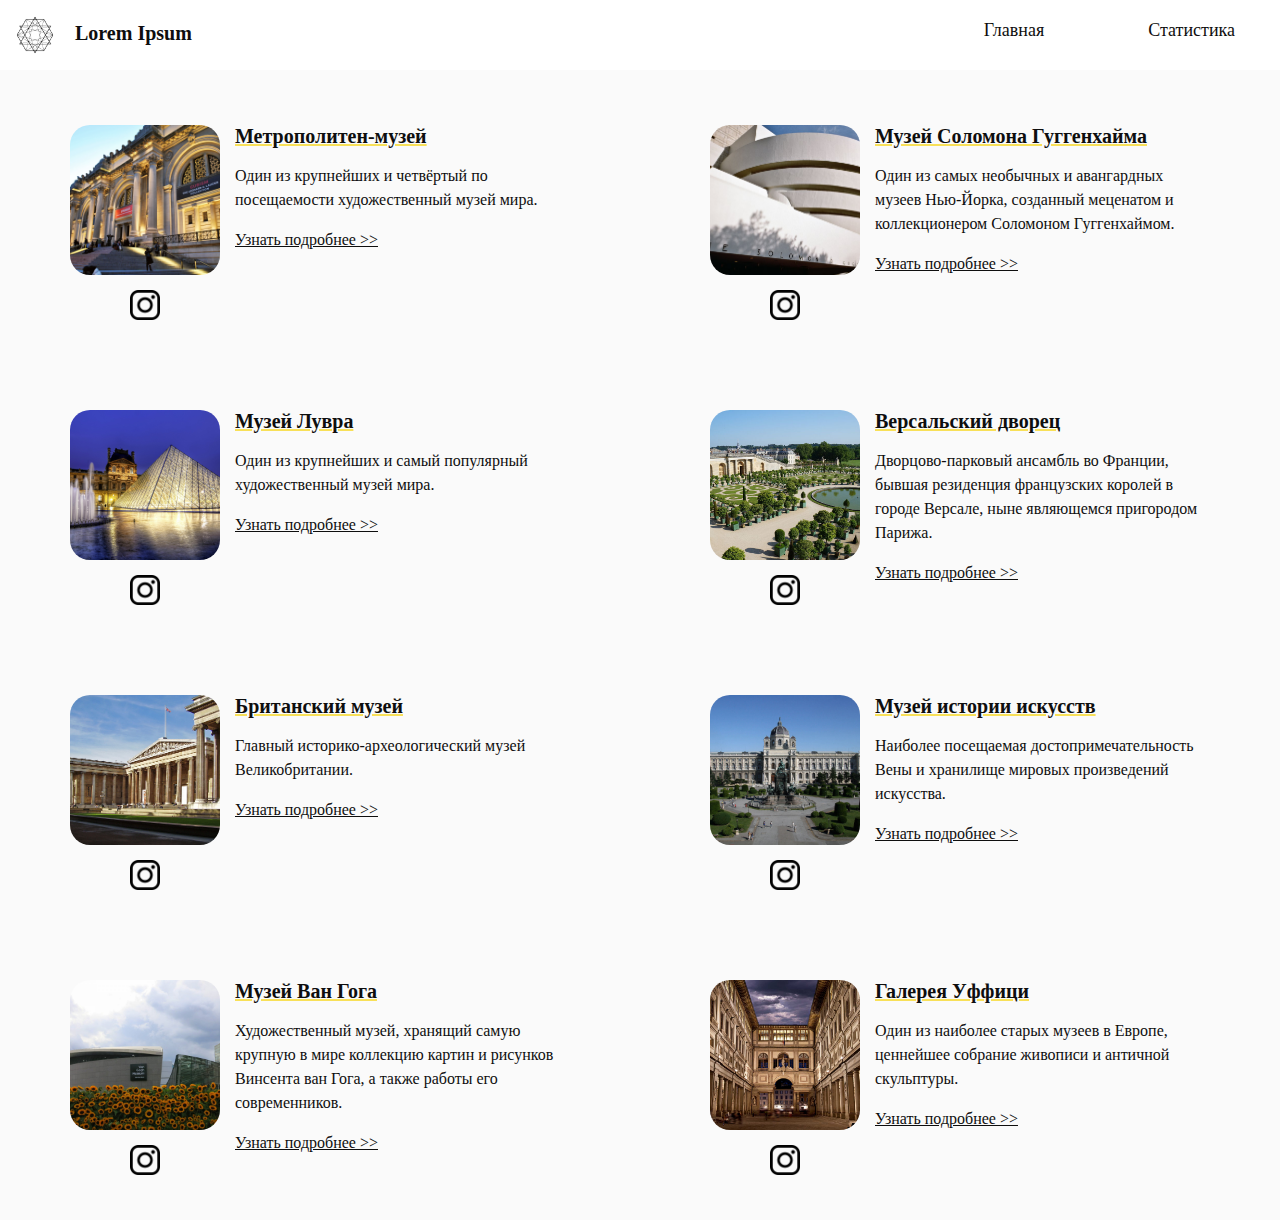
<file: index.html>
<!DOCTYPE html>
<html>
<head>
    <meta charset="UTF-8">
    <link rel="stylesheet" type="text/css" media="(min-width: 770px)" href="style/desktop.css">
    <link rel="stylesheet" type="text/css" media="(max-width: 769px)" href="style/mobile.css">
    <title>Главная</title>
</head>
<body>
    <div class="nav">
        <a href="index.html"><div class="logo"></div></a>
        <div class="name"><a href="index.html">Lorem Ipsum</a></div>
        <input id="_1" type="checkbox"> 
        <label class="burger" for="_1"></label>
        <div class="menu">
            <div class="menu-item"><a href="index.html"target="_blank">Главная</a></div>
            <div class="menu-item"><a href="statistics.html"target="_blank">Статистика</a></div>
        </div>
    </div>

    <div class="content">
        <div class="museum">
            <div class="ph">
               <div class="museum-photo" style ="background-image: url(source/1_Метрополитен/1.jpg);"></div>
                <a href="https://www.instagram.com/metmuseum/" target="_blank"><div class="museum-insta"></div></a> 
            </div>
            <div class="txt">
                <div class="museum-name"><h1>Метрополитен-музей</h1></div>
                <div class="museum-desc"><p>Один из крупнейших и четвёртый по посещаемости художественный музей мира.</p></div>
                <div class="museum-more"><p><a href="mus-01.html" target="_blank">Узнать подробнее >></a></p></div>
            </div>
        </div>

        <div class="museum">
            <div class="ph">
                <div class="museum-photo" style ="background-image: url(source/2_Музей_Соломона_Гуггенхайма/1.jpg);"></div>
                <a href="https://www.instagram.com/guggenheim/" target="_blank"><div class="museum-insta"></div></a>
            </div>
            <div class="txt">
                <div class="museum-name"><h1>Музей Соломона Гуггенхайма</h1></div>
                <div class="museum-desc"><p>Один из самых необычных и авангардных музеев Нью-Йорка, созданный меценатом и коллекционером Соломоном Гуггенхаймом.</p></div>
                <div class="museum-more"><p><a href="mus-02.html" target="_blank">Узнать подробнее >></a></p></div>
            </div>
        </div>

        <div class="museum">
            <div class="ph">
                <div class="museum-photo" style ="background-image: url(source/3_Лувр/1.jpg);"></div>
                <a href="https://www.instagram.com/museelouvre/" target="_blank"><div class="museum-insta"></div></a>
            </div>
            <div class="txt">
                <div class="museum-name"><h1>Музей Лувра</h1></div>
                <div class="museum-desc"><p>Один из крупнейших и самый популярный художественный музей мира.</p></div>
                <div class="museum-more"><p><a href="mus-03.html" target="_blank">Узнать подробнее >></a></p></div>
            </div>
        </div>

        <div class="museum">
            <div class="ph">
                <div class="museum-photo" style ="background-image: url(source/4_Версальский_дворец/1.jpg);"></div>
                <a href="https://instagram.com/chateauversailles/" target="_blank"><div class="museum-insta"></div></a>
            </div>
            <div class="txt">
                <div class="museum-name"><h1>Версальский дворец</h1></div>
                <div class="museum-desc"><p>Дворцово-парковый ансамбль во Франции, бывшая резиденция французских королей в городе Версале, ныне являющемся пригородом Парижа.</p></div>
                <div class="museum-more"><p><a href="mus-04.html" target="_blank">Узнать подробнее >></a></p></div>
            </div>
        </div>

        <div class="museum">
            <div class="ph">
                <div class="museum-photo" style ="background-image: url(source/5_Британский_музей/1.jpg);"></div>
                <a href="https://www.instagram.com/britishmuseum/" target="_blank"><div class="museum-insta"></div></a>
            </div>
            <div class="txt">
                <div class="museum-name"><h1>Британский музей</h1></div>
                <div class="museum-desc"><p>Главный историко-археологический музей Великобритании.</p></div>
                <div class="museum-more"><p><a href="mus-05.html" target="_blank">Узнать подробнее >></a></p></div>
            </div>
        </div>

        <div class="museum">
            <div class="ph">
                <div class="museum-photo" style ="background-image: url(source/6_Музей_истории_искусств/1.jpg);"></div>
                <a href="https://www.instagram.com/kunsthistorischesmuseumvienna/" target="_blank"><div class="museum-insta"></div></a>
            </div>
            <div class="txt">
                <div class="museum-name"><h1>Музей истории искусств</h1></div>
                <div class="museum-desc"><p>Наиболее посещаемая достопримечательность Вены и хранилище мировых произведений искусства.</p></div>
                <div class="museum-more"><p><a href="mus-06.html" target="_blank">Узнать подробнее >></a></p></div>
            </div>
        </div>

        <div class="museum">
            <div class="ph">
                <div class="museum-photo" style ="background-image: url(source/7_Музей_Ван_Гога/1.jpg);"></div>
                <a href="https://www.instagram.com/vangoghmuseum/" target="_blank"><div class="museum-insta"></div></a>
            </div>
            <div class="txt">
                <div class="museum-name"><h1>Музей Ван Гога</h1></div>
                <div class="museum-desc"><p>Художественный музей, хранящий самую крупную в мире коллекцию картин и рисунков Винсента ван Гога, а также работы его современников.</p></div>
                <div class="museum-more"><p><a href="mus-07.html" target="_blank">Узнать подробнее >></a></p></div>
            </div>
        </div>

        <div class="museum">
            <div class="ph">
                <div class="museum-photo" style ="background-image: url(source/8_Галерея_Уффици/1.jpg);"></div>
                <a href="https://www.instagram.com/uffizigalleries/" target="_blank"><div class="museum-insta"></div></a>
            </div>
            <div class="txt">
                <div class="museum-name"><h1>Галерея Уффици</h1></div>
                <div class="museum-desc"><p>Один из наиболее старых музеев в Европе, ценнейшее собрание живописи и античной скульптуры.</p></div>
                <div class="museum-more"><p><a href="mus-08.html" target="_blank">Узнать подробнее >></a></p></div>
            </div>
        </div>

    </div>
</body>
</html>
</file>
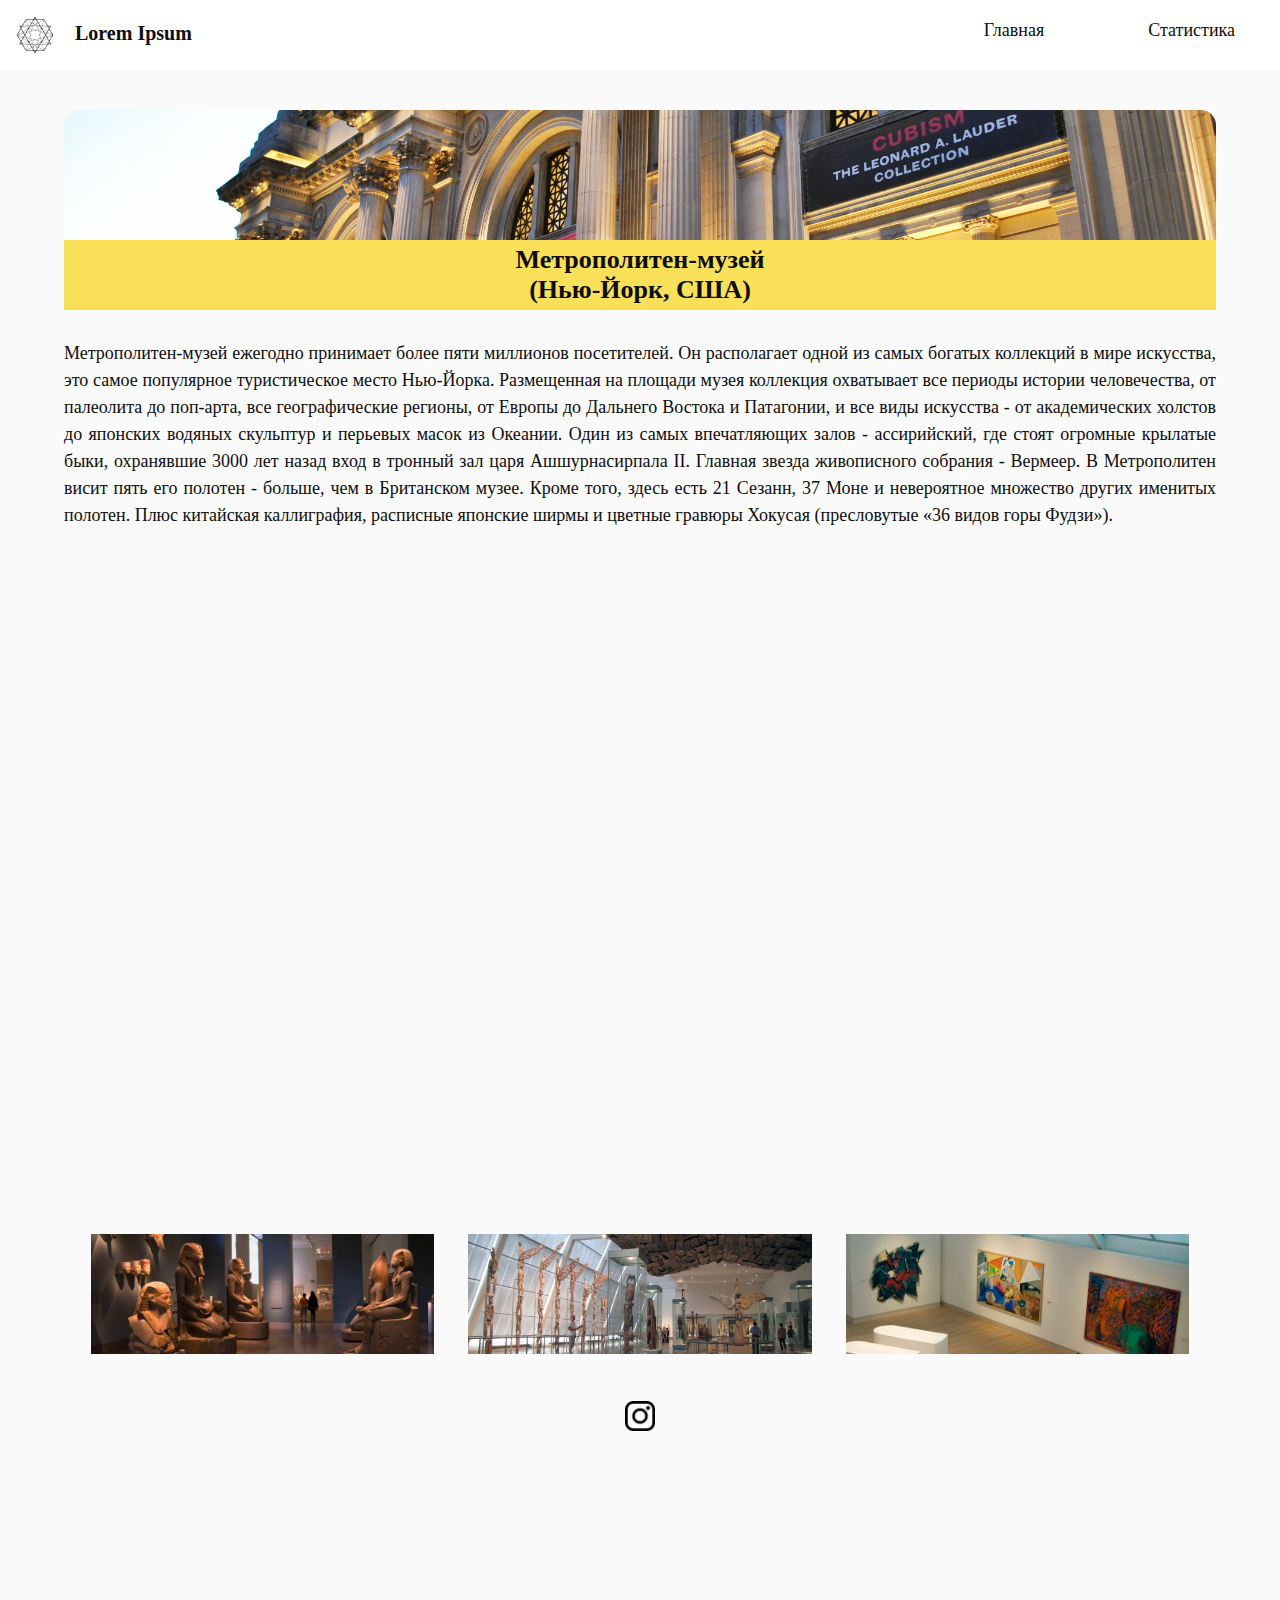
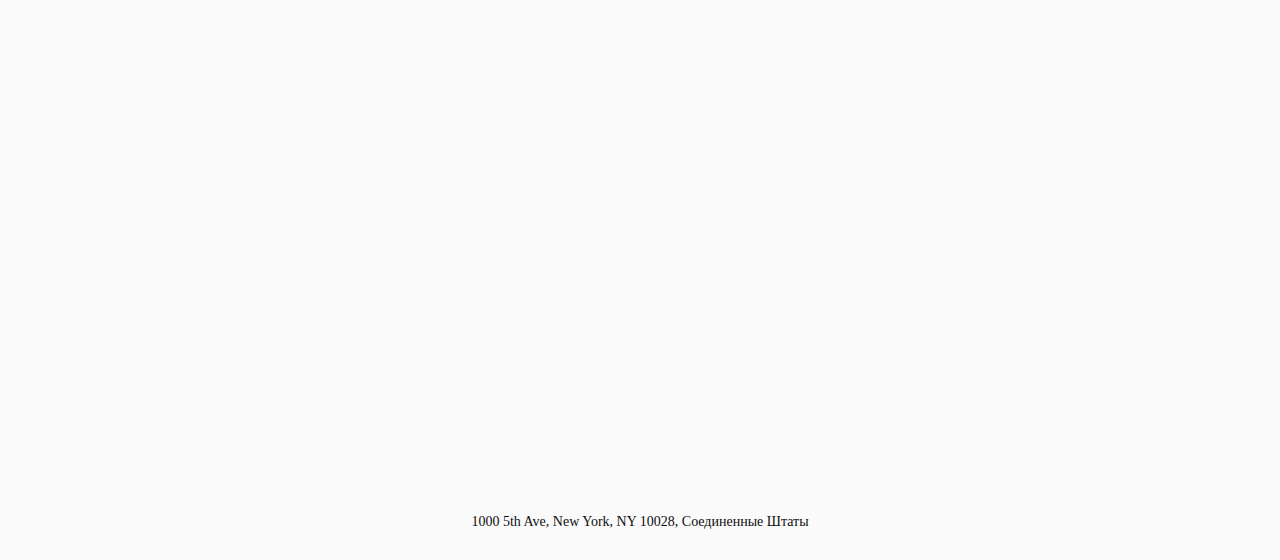
<file: mus-01.html>
<!DOCTYPE html>
<html>
<head>
    <meta charset="UTF-8">
    <link rel="stylesheet" type="text/css" media="(min-width: 770px)" href="style/mus-desktop.css">
    <link rel="stylesheet" type="text/css" media="(max-width: 769px)" href="style/mus-mobile.css">
    <title>Метрополитен-музей</title>
</head>
<body>
    <div class="nav">
        <a href="index.html"><div class="logo"></div></a>
        <div class="name"><a href="index.html">Lorem Ipsum</a></div>
        <input id="_1" type="checkbox"> 
        <label class="burger" for="_1"></label>
        <div class="menu">
            <div class="menu-item"><a href="index.html" target="_blank">Главная</a></div>
            <div class="menu-item"><a href="statistics.html"target="_blank">Статистика</a></div>
        </div>
    </div>

    <div class="content">
        <div class="title-photo" style="background-image: url(source/1_Метрополитен/1.jpg);">
            <div class="header"><h1>Метрополитен-музей<br>(Нью-Йорк, США)</h1></div>
        </div>
        <div class="description"><p>Метрополитен-музей ежегодно принимает более пяти миллионов посетителей. Он располагает одной из самых богатых коллекций в мире искусства, это самое популярное туристическое место Нью-Йорка. Размещенная на площади музея коллекция охватывает все периоды истории человечества, от палеолита до поп-арта, все географические регионы, от Европы до Дальнего Востока и Патагонии, и все виды искусства - от академических холстов до японских водяных скульптур и перьевых масок из Океании. Один из самых впечатляющих залов - ассирийский, где стоят огромные крылатые быки, охранявшие 3000 лет назад вход в тронный зал царя Ашшурнасирпала II. Главная звезда живописного собрания - Вермеер. В Метрополитен висит пять его полотен - больше, чем в Британском музее. Кроме того, здесь есть 21 Сезанн, 37 Моне и невероятное множество других именитых полотен. Плюс китайская каллиграфия, расписные японские ширмы и цветные гравюры Хокусая (пресловутые «36 видов горы Фудзи»).</p></div>
        <div class="vid">
        <iframe  src="https://www.youtube.com/embed/nwXPTT9maqw" frameborder="0" allow="accelerometer; autoplay; clipboard-write; encrypted-media; gyroscope; picture-in-picture" allowfullscreen></iframe></div>
        <div class="gallery">
            <div class="gallery-item" style="background-image: url(source/1_Метрополитен/01.jpg);"></div>
            <div class="gallery-item" style="background-image: url(source/1_Метрополитен/02.jpg);"></div>
            <div class="gallery-item" style="background-image: url(source/1_Метрополитен/03.jpg);"></div>
        </div>
        <a href="https://www.instagram.com/kunsthistorischesmuseumvienna/" target="_blank"><div class="museum-insta"></div></a>
        <div class="map">
        <iframe src="https://www.google.com/maps/embed?pb=!1m18!1m12!1m3!1d3021.208208222045!2d-73.96543268459301!3d40.779436579324624!2m3!1f0!2f0!3f0!3m2!1i1024!2i768!4f13.1!3m3!1m2!1s0x89c25896f660c26f%3A0x3b2fa4f4b6c6a1fa!2z0JzQtdGC0YDQvtC_0L7Qu9C40YLQtdC9LdC80YPQt9C10Lk!5e0!3m2!1sru!2sua!4v1608135151532!5m2!1sru!2sua" frameborder="0" style="border:0;" allowfullscreen="" aria-hidden="false" tabindex="0"></iframe></div>
        <div class="location"><p>1000 5th Ave, New York, NY 10028, Соединенные Штаты</p></div>
    </div>

</body>
</html>
</file>
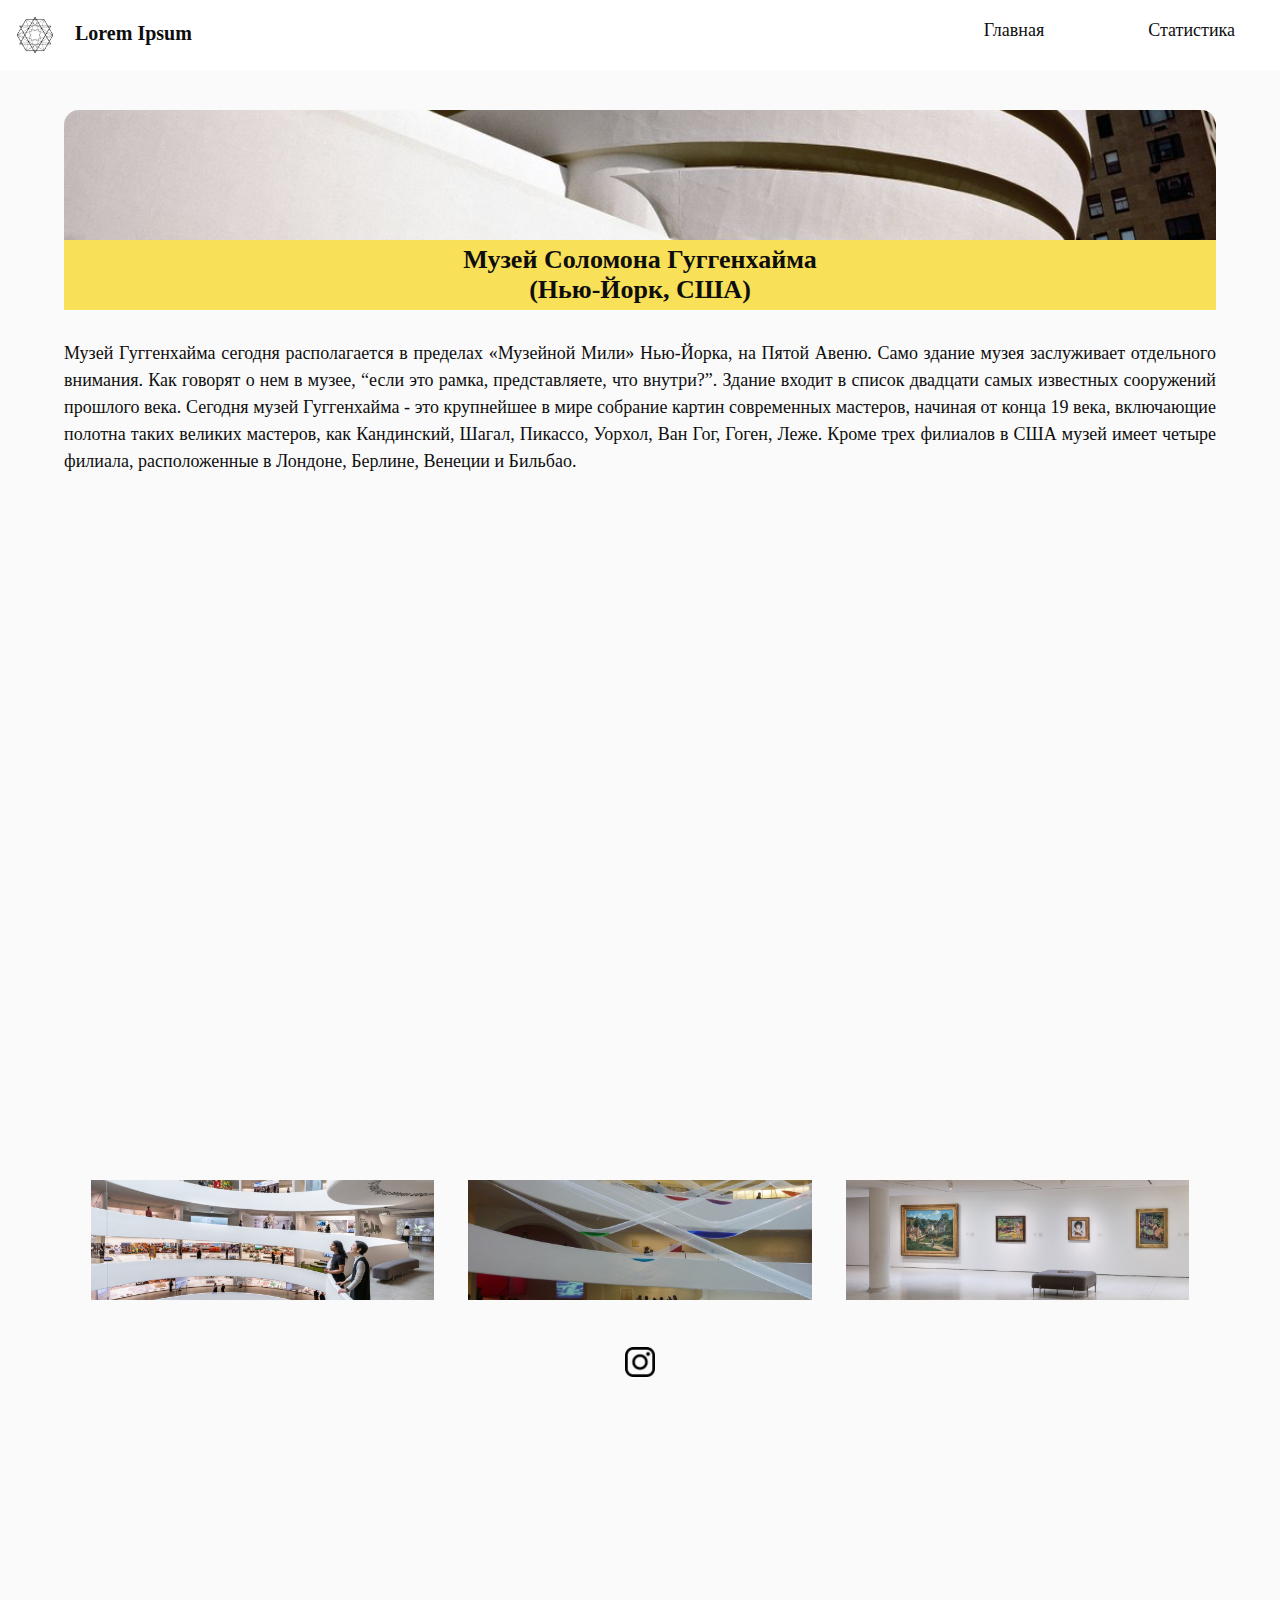
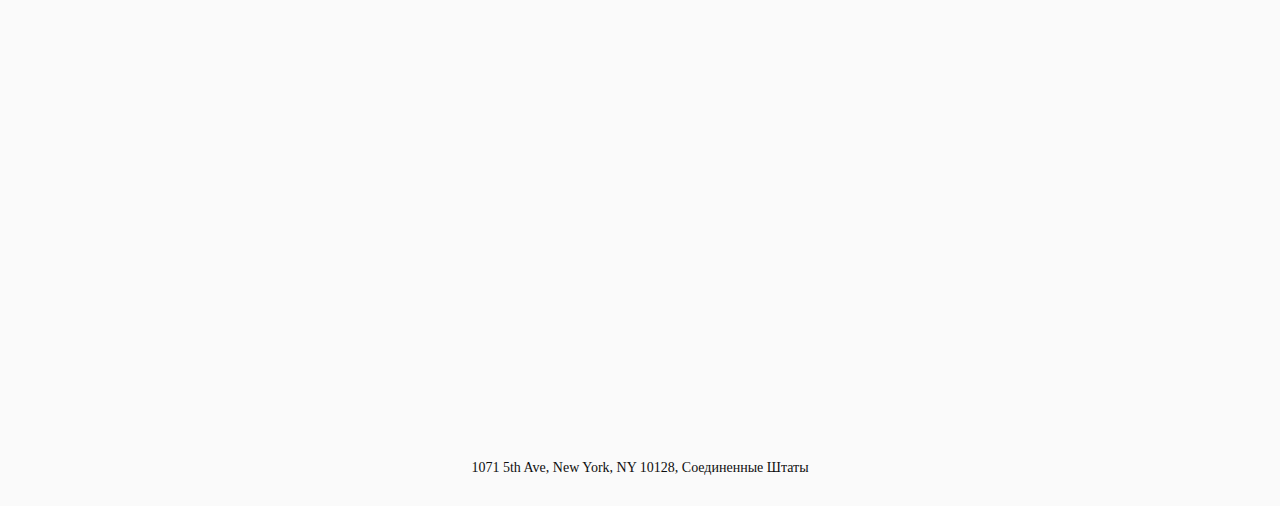
<file: mus-02.html>
<!DOCTYPE html>
<html>
<head>
    <meta charset="UTF-8">
    <link rel="stylesheet" type="text/css" media="(min-width: 770px)" href="style/mus-desktop.css">
    <link rel="stylesheet" type="text/css" media="(max-width: 769px)" href="style/mus-mobile.css">
    <title>Музей Соломона Гуггенхайма</title>
</head>
<body>
    <div class="nav">
        <a href="index.html"><div class="logo"></div></a>
        <div class="name"><a href="index.html">Lorem Ipsum</a></div>
        <input id="_1" type="checkbox"> 
        <label class="burger" for="_1"></label>
        <div class="menu">
            <div class="menu-item"><a href="index.html" target="_blank">Главная</a></div>
            <div class="menu-item"><a href="statistics.html"target="_blank">Статистика</a></div>
        </div>
    </div>

    <div class="content">
        <div class="title-photo" style="background-image: url(source/2_Музей_Соломона_Гуггенхайма/1.jpg);">
            <div class="header"><h1>Музей Соломона Гуггенхайма<br>(Нью-Йорк, США)</h1></div>
        </div>
        <div class="description"><p>Музей Гуггенхайма сегодня располагается в пределах «Музейной Мили» Нью-Йорка, на Пятой Авеню. Само здание музея заслуживает отдельного внимания. Как говорят о нем в музее, “если это рамка, представляете, что внутри?”. Здание входит в список двадцати самых известных сооружений прошлого века. Сегодня музей Гуггенхайма - это крупнейшее в мире собрание картин современных мастеров, начиная от конца 19 века, включающие полотна таких великих мастеров, как Кандинский, Шагал, Пикассо, Уорхол, Ван Гог, Гоген, Леже. Кроме трех филиалов в США музей имеет четыре филиала, расположенные в Лондоне, Берлине, Венеции и Бильбао. </p></div>
        <div class="vid">
        <iframe src="https://www.youtube.com/embed/a51J5hzHg4U" frameborder="0" allow="accelerometer; autoplay; clipboard-write; encrypted-media; gyroscope; picture-in-picture" allowfullscreen></iframe></div>
        <div class="gallery">
            <div class="gallery-item" style="background-image: url(source/2_Музей_Соломона_Гуггенхайма/01.jpg);"></div>
            <div class="gallery-item" style="background-image: url(source/2_Музей_Соломона_Гуггенхайма/02.jpg);"></div>
            <div class="gallery-item" style="background-image: url(source/2_Музей_Соломона_Гуггенхайма/03.jpg);"></div>
        </div>
        <a href="https://www.instagram.com/guggenheim/" target="_blank"><div class="museum-insta"></div></a>
        <div class="map">
        <iframe src="https://www.google.com/maps/embed?pb=!1m18!1m12!1m3!1d3021.0470585628623!2d-73.96115928459288!3d40.78297957932428!2m3!1f0!2f0!3f0!3m2!1i1024!2i768!4f13.1!3m3!1m2!1s0x89c258a29a5e9e99%3A0x4a01c8df6fb3cb8!2z0JzRg9C30LXQuSDQodC-0LvQvtC80L7QvdCwINCT0YPQs9Cz0LXQvdGF0LDQudC80LA!5e0!3m2!1sru!2sua!4v1608147411270!5m2!1sru!2sua" frameborder="0" style="border:0;" allowfullscreen="" aria-hidden="false" tabindex="0"></iframe></div>
        <div class="location"><p>1071 5th Ave, New York, NY 10128, Соединенные Штаты</p></div>
    </div>

</body>
</html>
</file>
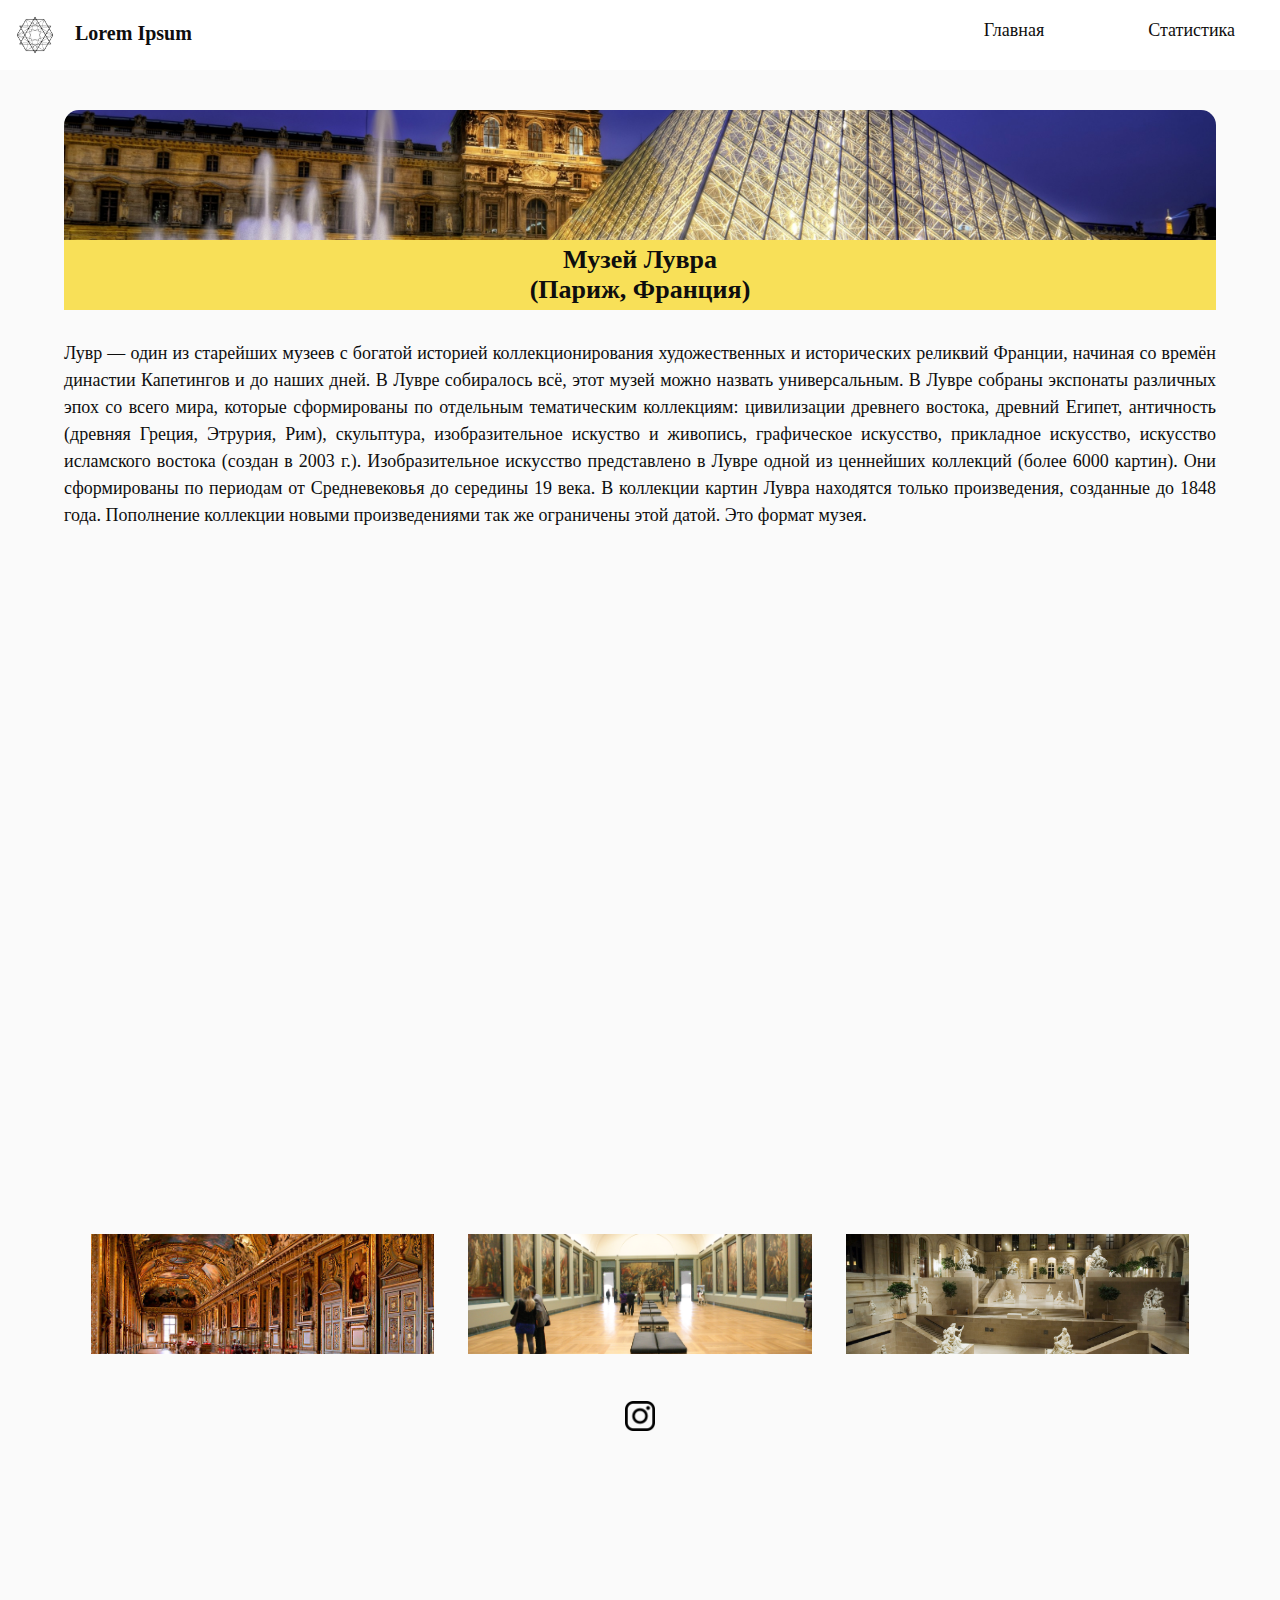
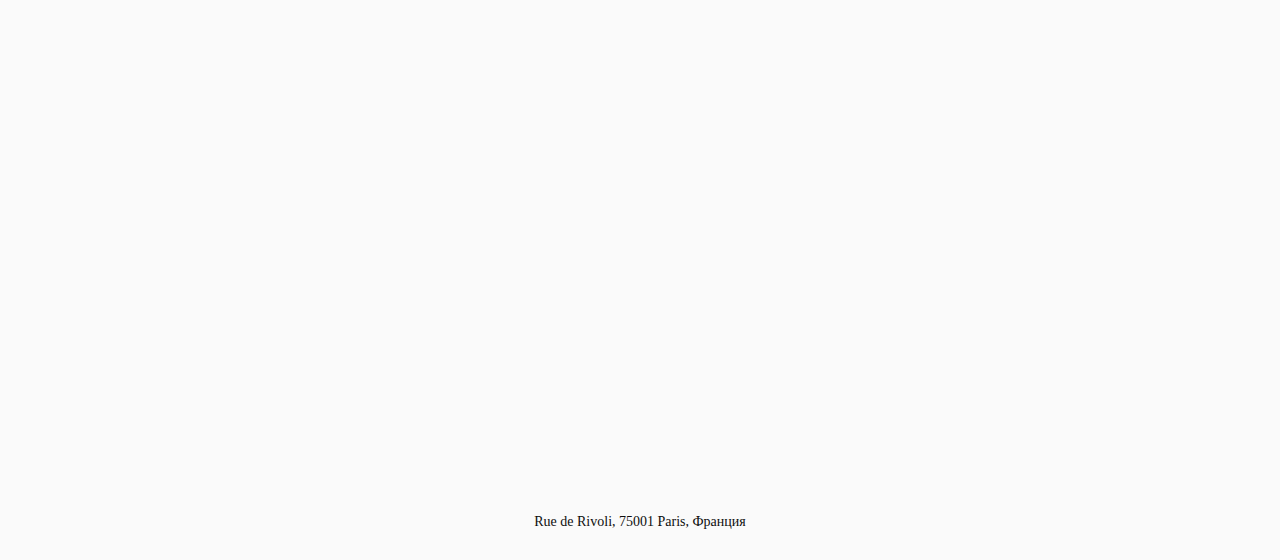
<file: mus-03.html>
<!DOCTYPE html>
<html>
<head>
    <meta charset="UTF-8">
    <link rel="stylesheet" type="text/css" media="(min-width: 770px)" href="style/mus-desktop.css">
    <link rel="stylesheet" type="text/css" media="(max-width: 769px)" href="style/mus-mobile.css">
    <title>Музей Лувра</title>
</head>
<body>
    <div class="nav">
        <a href="index.html"><div class="logo"></div></a>
        <div class="name"><a href="index.html">Lorem Ipsum</a></div>
        <input id="_1" type="checkbox"> 
        <label class="burger" for="_1"></label>
        <div class="menu">
            <div class="menu-item"><a href="index.html" target="_blank">Главная</a></div>
            <div class="menu-item"><a href="statistics.html"target="_blank">Статистика</a></div>
        </div>
    </div>

    <div class="content">
        <div class="title-photo" style="background-image: url(source/3_Лувр/1.jpg);">
            <div class="header"><h1>Музей Лувра<br>(Париж, Франция)</h1></div>
        </div>
        <div class="description"><p>Лувр — один из старейших музеев с богатой историей коллекционирования художественных и исторических реликвий Франции, начиная со времён династии Капетингов и до наших дней. В Лувре собиралось всё, этот музей можно назвать универсальным. В Лувре собраны экспонаты различных эпох со всего мира, которые сформированы по отдельным тематическим коллекциям: цивилизации древнего востока, древний Египет, античность (древняя Греция, Этрурия, Рим), скульптура, изобразительное искуство и живопись, графическое искусство, прикладное искусство, искусство исламского востока (создан в 2003 г.). Изобразительное искусство представлено в Лувре одной из ценнейших коллекций (более 6000 картин). Они сформированы по периодам от Средневековья до середины 19 века. В коллекции картин Лувра находятся только произведения, созданные до 1848 года. Пополнение коллекции новыми произведениями так же ограничены этой датой. Это формат музея.</p></div>
        <div class="vid">
        <iframe src="https://www.youtube.com/embed/NFbbZfxELAU" frameborder="0" allow="accelerometer; autoplay; clipboard-write; encrypted-media; gyroscope; picture-in-picture" allowfullscreen></iframe></div>
        <div class="gallery">
            <div class="gallery-item" style="background-image: url(source/3_Лувр/01.jpg);"></div>
            <div class="gallery-item" style="background-image: url(source/3_Лувр/02.jpg);"></div>
            <div class="gallery-item" style="background-image: url(source/3_Лувр/03.jpg);"></div>
        </div>
        <a href="https://www.instagram.com/museelouvre/" target="_blank"><div class="museum-insta"></div></a>
        <div class="map">
        <iframe src="https://www.google.com/maps/embed?pb=!1m14!1m8!1m3!1d3212.9518321600863!2d2.3349471133579542!3d48.86114994041644!3m2!1i1024!2i768!4f13.1!3m3!1m2!1s0x47e671d877937b0f%3A0xb975fcfa192f84d4!2z0JvRg9Cy0YA!5e0!3m2!1sru!2sua!4v1608208355610!5m2!1sru!2sua" class="map" frameborder="0" style="border:0;" allowfullscreen="" aria-hidden="false" tabindex="0"></iframe></div>
        <div class="location"><p>Rue de Rivoli, 75001 Paris, Франция</p></div>
    </div>

</body>
</html>
</file>
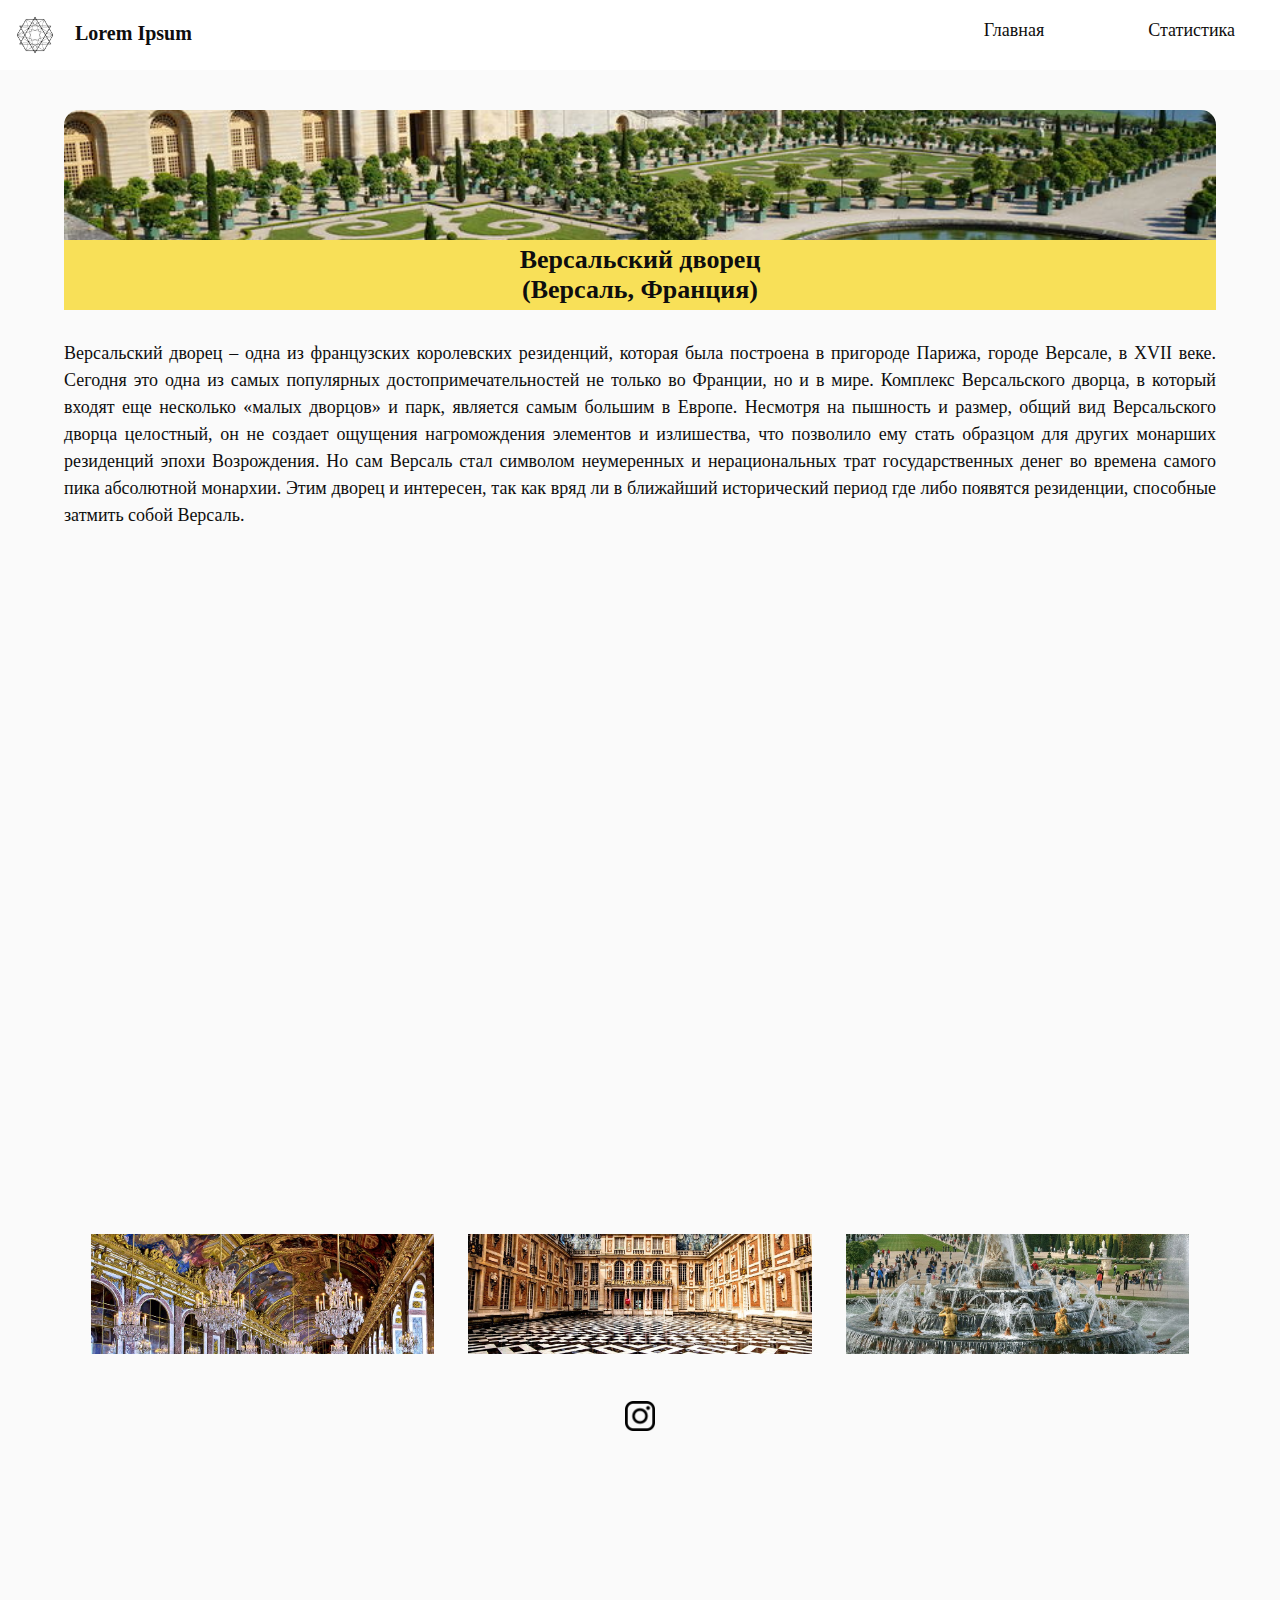
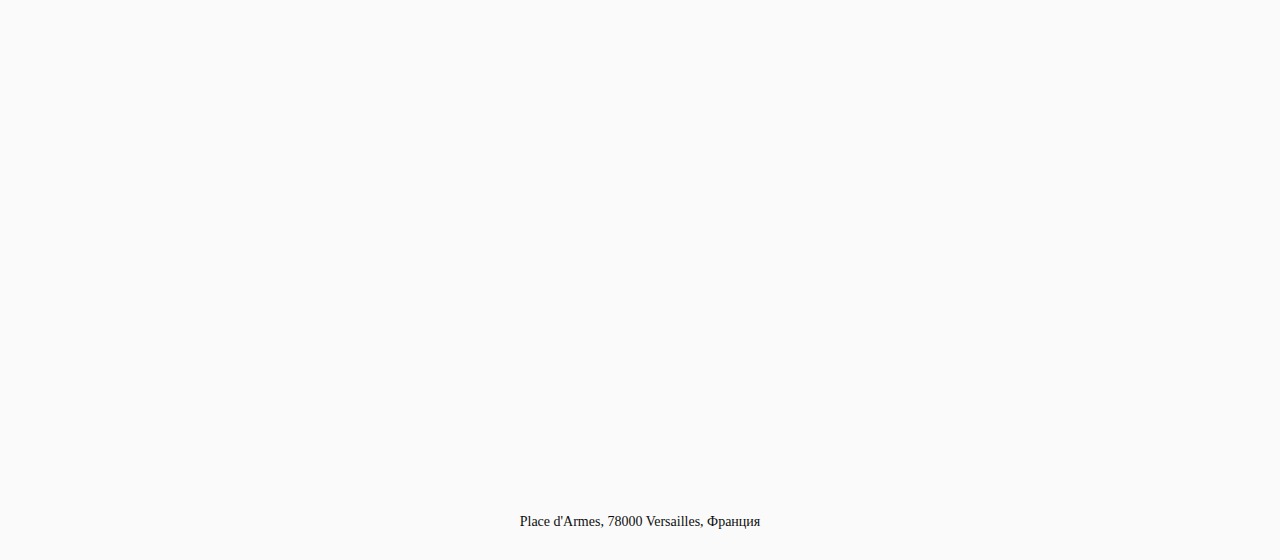
<file: mus-04.html>
<!DOCTYPE html>
<html>
<head>
    <meta charset="UTF-8">
    <link rel="stylesheet" type="text/css" media="(min-width: 770px)" href="style/mus-desktop.css">
    <link rel="stylesheet" type="text/css" media="(max-width: 769px)" href="style/mus-mobile.css">
    <title>Версальский дворец</title>
</head>
<body>
    <div class="nav">
        <a href="index.html"><div class="logo"></div></a>
        <div class="name"><a href="index.html">Lorem Ipsum</a></div>
        <input id="_1" type="checkbox"> 
        <label class="burger" for="_1"></label>
        <div class="menu">
            <div class="menu-item"><a href="index.html" target="_blank">Главная</a></div>
            <div class="menu-item"><a href="statistics.html"target="_blank">Статистика</a></div>
        </div>
    </div>

    <div class="content">
        <div class="title-photo" style="background-image: url(source/4_Версальский_дворец/1.jpg);">
            <div class="header"><h1>Версальский дворец<br>(Версаль, Франция)</h1></div>
        </div>
        <div class="description"><p>Версальский дворец – одна из французских королевских резиденций, которая была построена в пригороде Парижа, городе Версале, в XVII веке. Сегодня это одна из самых популярных достопримечательностей не только во Франции, но и в мире. Комплекс Версальского дворца, в который входят еще несколько «малых дворцов» и парк, является самым большим в Европе. Несмотря на пышность и размер, общий вид Версальского дворца целостный, он не создает ощущения нагромождения элементов и излишества, что позволило ему стать образцом для других монарших резиденций эпохи Возрождения. Но сам Версаль стал символом неумеренных и нерациональных трат государственных денег во времена самого пика абсолютной монархии. Этим дворец и интересен, так как вряд ли в ближайший исторический период где либо появятся резиденции, способные затмить собой Версаль.</p></div>
        <div class="vid">
        <iframe src="https://www.youtube.com/embed/9cGohlT3UAc" frameborder="0" allow="accelerometer; autoplay; clipboard-write; encrypted-media; gyroscope; picture-in-picture" allowfullscreen></iframe></div>
        <div class="gallery">
            <div class="gallery-item" style="background-image: url(source/4_Версальский_дворец/01.jpg);"></div>
            <div class="gallery-item" style="background-image: url(source/4_Версальский_дворец/02.jpg);"></div>
            <div class="gallery-item" style="background-image: url(source/4_Версальский_дворец/03.jpg);"></div>
        </div>
        <a href="https://instagram.com/chateauversailles/" target="_blank"><div class="museum-insta"></div></a>
        <div class="map">
        <iframe src="https://www.google.com/maps/embed?pb=!1m18!1m12!1m3!1d2627.7963717284492!2d2.118166715672495!3d48.804864879282235!2m3!1f0!2f0!3f0!3m2!1i1024!2i768!4f13.1!3m3!1m2!1s0x47e67d94d7b14c75%3A0x538fcc15f59ce8f!2z0JLQtdGA0YHQsNC70Yw!5e0!3m2!1sru!2sua!4v1608208622993!5m2!1sru!2sua" class="map" frameborder="0" style="border:0;" allowfullscreen="" aria-hidden="false" tabindex="0"></iframe></div>
        <div class="location"><p>Place d'Armes, 78000 Versailles, Франция</p></div>
    </div>

</body>
</html>
</file>
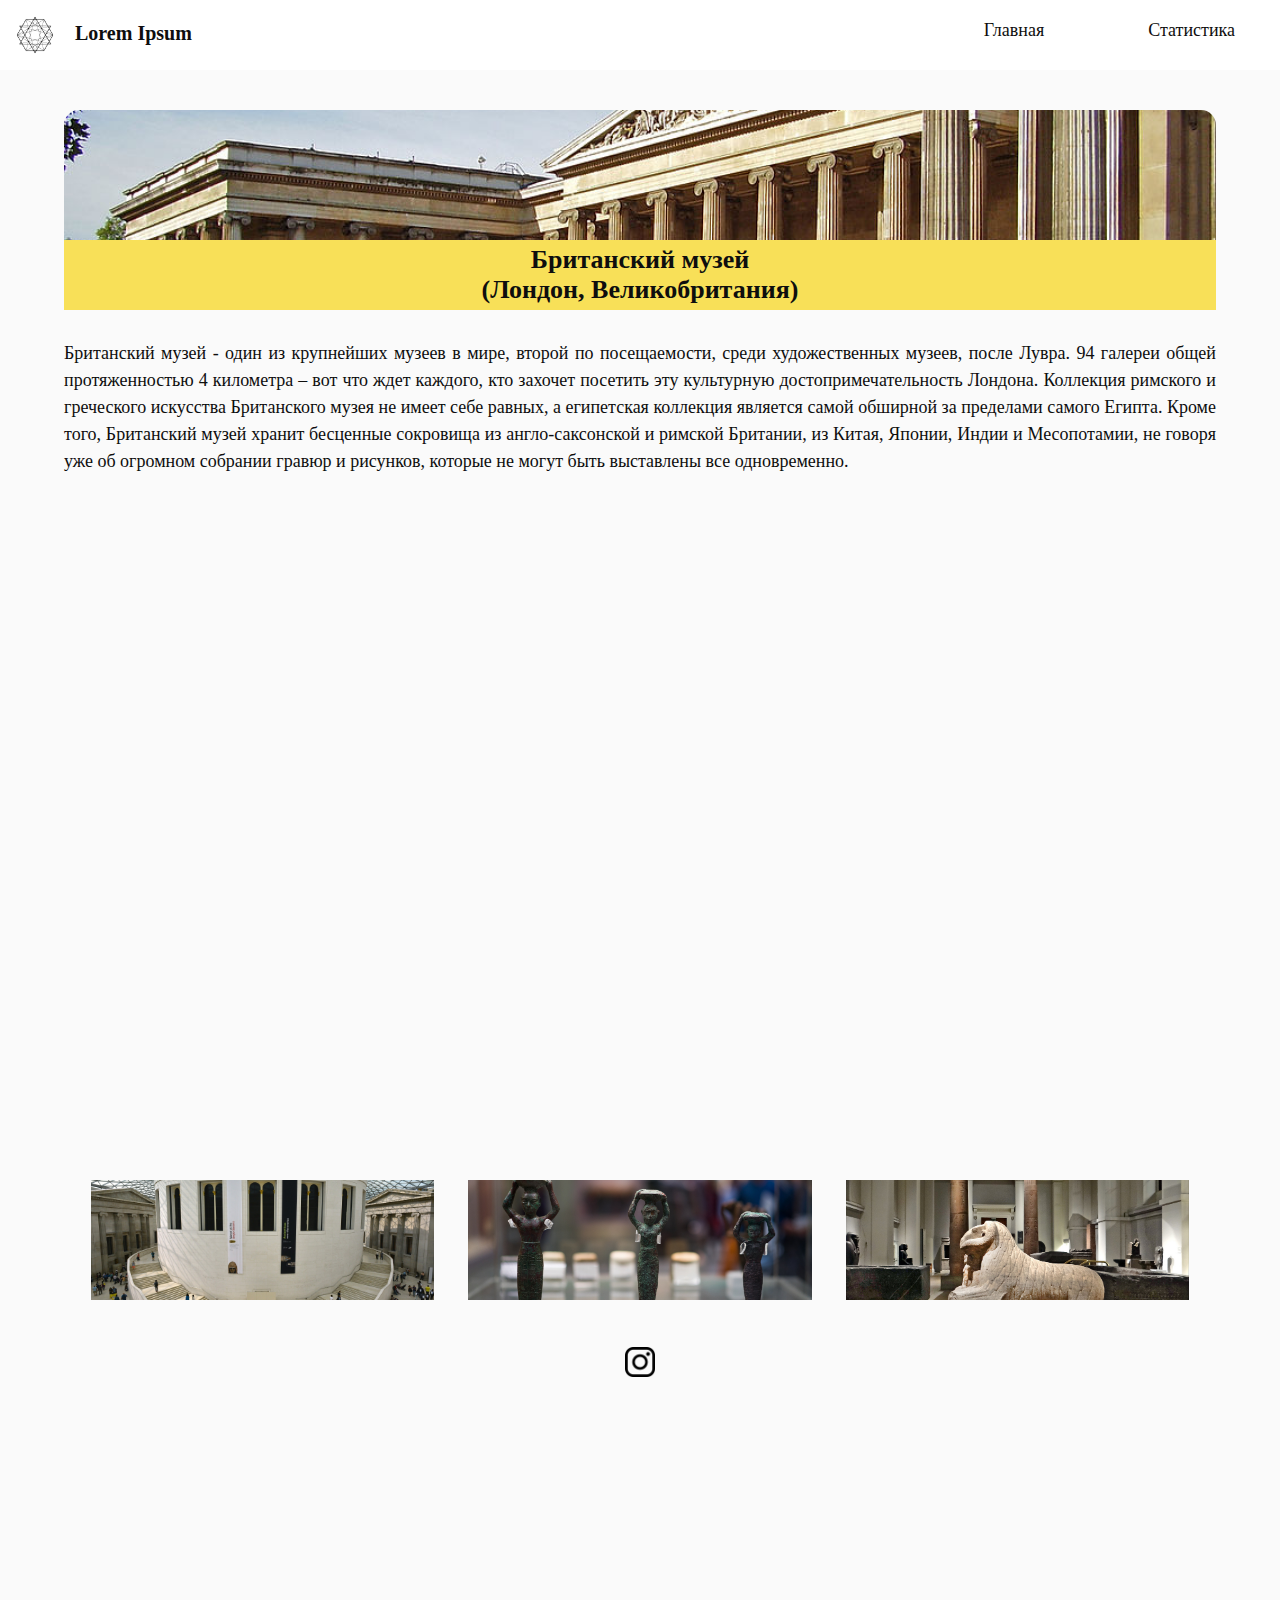
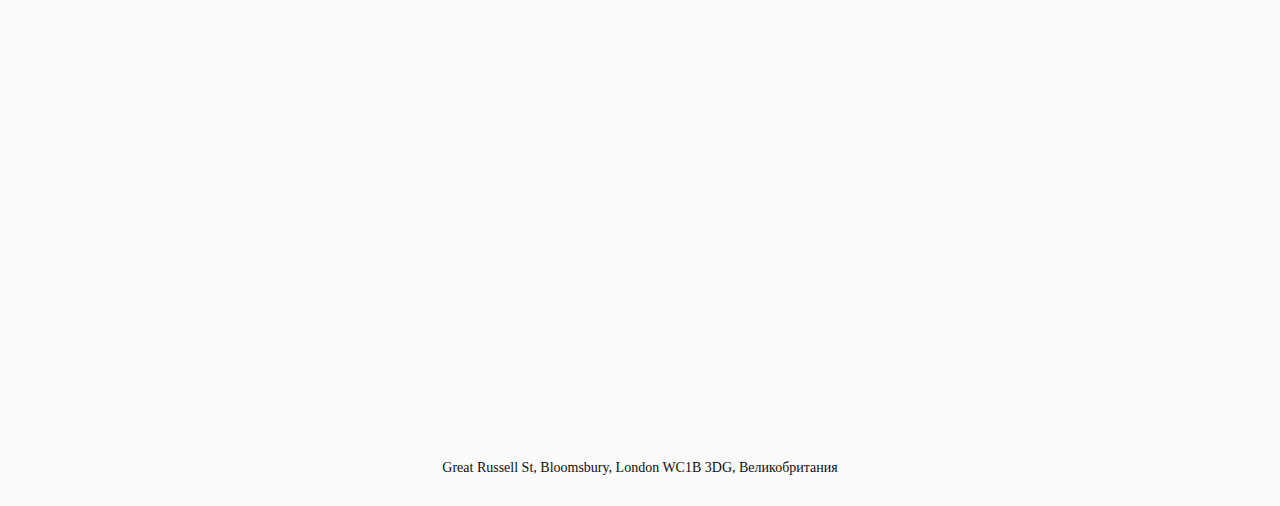
<file: mus-05.html>
<!DOCTYPE html>
<html>
<head>
    <meta charset="UTF-8">
    <link rel="stylesheet" type="text/css" media="(min-width: 770px)" href="style/mus-desktop.css">
    <link rel="stylesheet" type="text/css" media="(max-width: 769px)" href="style/mus-mobile.css">
    <title>Британский музей</title>
</head>
<body>
    <div class="nav">
        <a href="index.html"><div class="logo"></div></a>
        <div class="name"><a href="index.html">Lorem Ipsum</a></div>
        <input id="_1" type="checkbox"> 
        <label class="burger" for="_1"></label>
        <div class="menu">
            <div class="menu-item"><a href="index.html" target="_blank">Главная</a></div>
            <div class="menu-item"><a href="statistics.html"target="_blank">Статистика</a></div>
        </div>
    </div>

    <div class="content">
        <div class="title-photo" style="background-image: url(source/5_Британский_музей/1.jpg);">
            <div class="header"><h1>Британский музей<br>(Лондон, Великобритания)</h1></div>
        </div>
        <div class="description"><p>Британский музей - один из крупнейших музеев в мире, второй по посещаемости, среди художественных музеев, после Лувра. 94 галереи общей протяженностью 4 километра – вот что ждет каждого, кто захочет посетить эту культурную достопримечательность Лондона. Коллекция римского и греческого искусства Британского музея не имеет себе равных, а египетская коллекция является самой обширной за пределами самого Египта. Кроме того, Британский музей хранит бесценные сокровища из англо-саксонской и римской Британии, из Китая, Японии, Индии и Месопотамии, не говоря уже об огромном собрании гравюр и рисунков, которые не могут быть выставлены все одновременно.</p></div>
        <div class="vid">
        <iframe class="vid" src="https://www.youtube.com/embed/kZ_mApOckv8" frameborder="0" allow="accelerometer; autoplay; clipboard-write; encrypted-media; gyroscope; picture-in-picture" allowfullscreen></iframe></div>
        <div class="gallery">
            <div class="gallery-item" style="background-image: url(source/5_Британский_музей/01.jpg);"></div>
            <div class="gallery-item" style="background-image: url(source/5_Британский_музей/02.jpg);"></div>
            <div class="gallery-item" style="background-image: url(source/5_Британский_музей/03.jpg);"></div>
        </div>
        <a href="https://www.instagram.com/britishmuseum/" target="_blank"><div class="museum-insta"></div></a>
        <div class="map">
        <iframe src="https://www.google.com/maps/embed?pb=!1m18!1m12!1m3!1d2482.662188378098!2d-0.12914528422958071!3d51.519413279637114!2m3!1f0!2f0!3f0!3m2!1i1024!2i768!4f13.1!3m3!1m2!1s0x48761b323093d307%3A0x2fb199016d5642a7!2z0JHRgNC40YLQsNC90YHQutC40Lkg0LzRg9C30LXQuQ!5e0!3m2!1sru!2sua!4v1608208816579!5m2!1sru!2sua" class="map" frameborder="0" style="border:0;" allowfullscreen="" aria-hidden="false" tabindex="0"></iframe></div>
        <div class="location"><p>Great Russell St, Bloomsbury, London WC1B 3DG, Великобритания</p></div>
    </div>

</body>
</html>
</file>
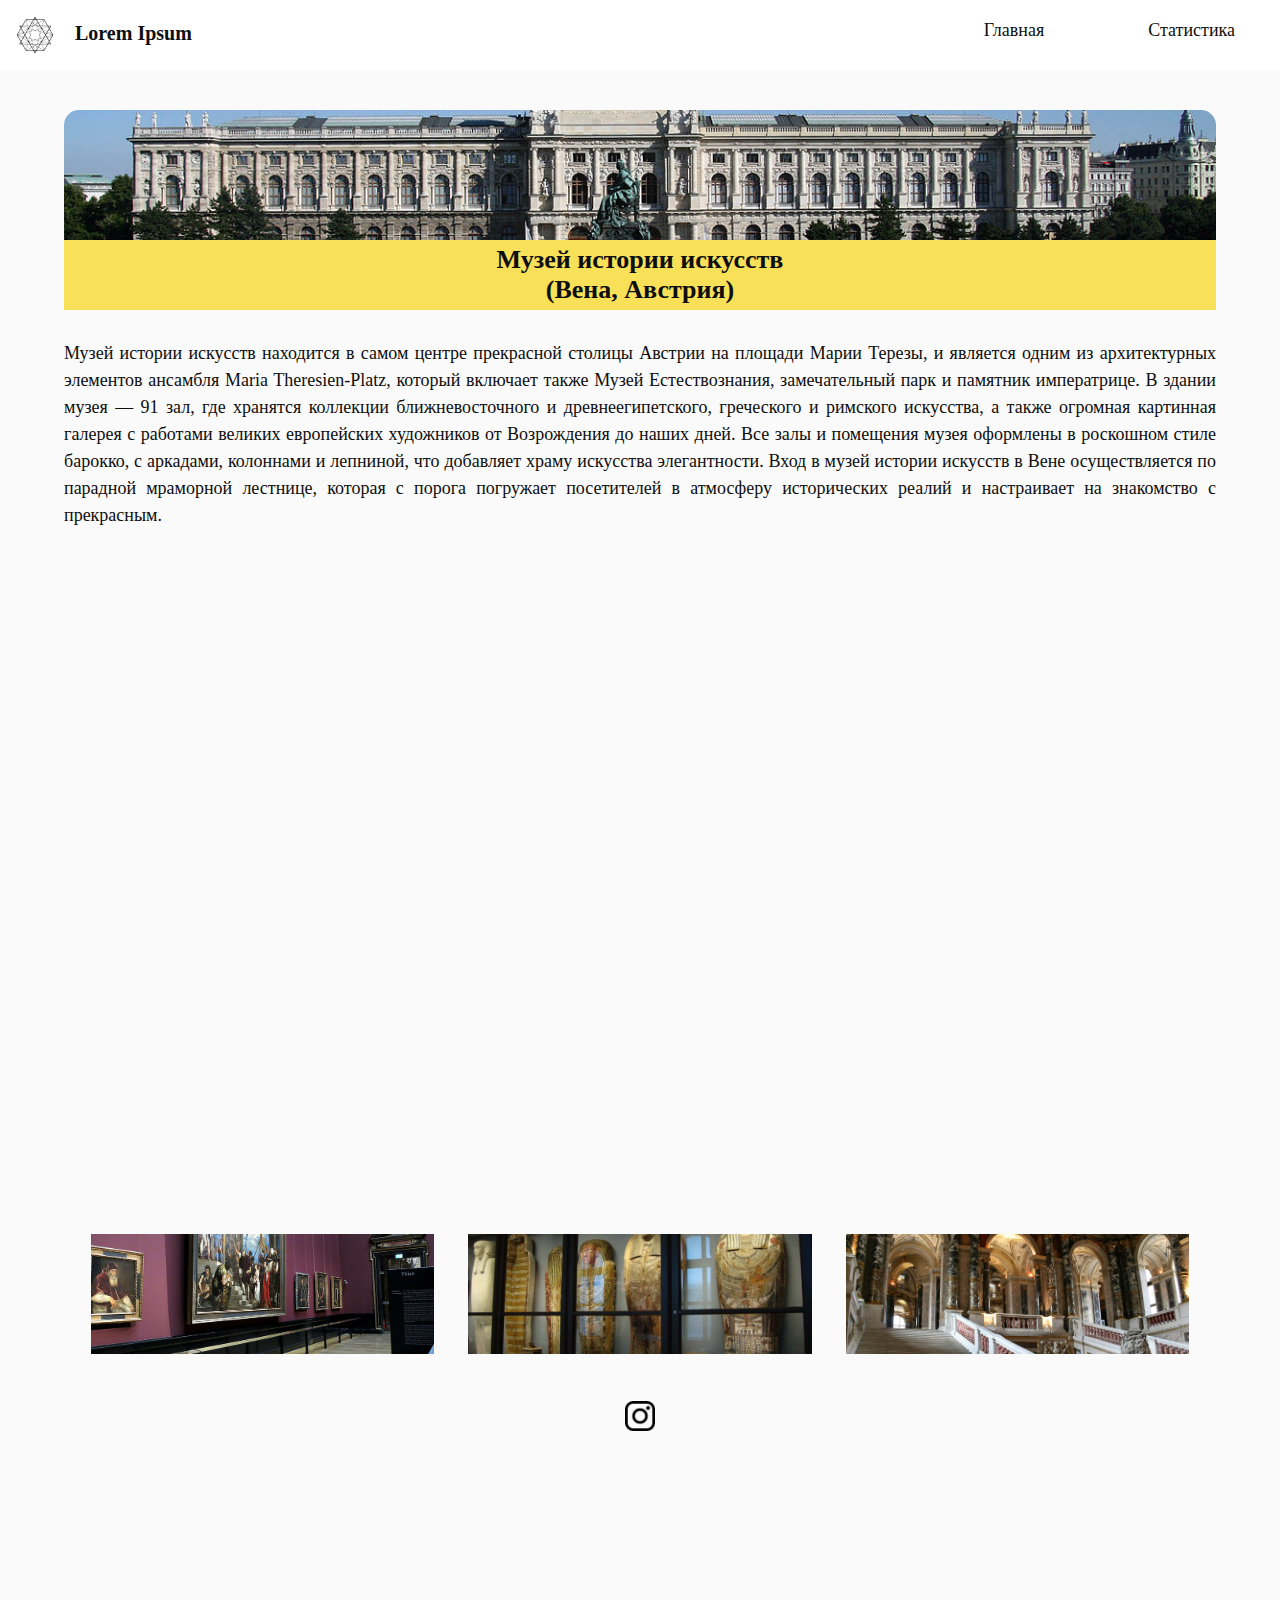
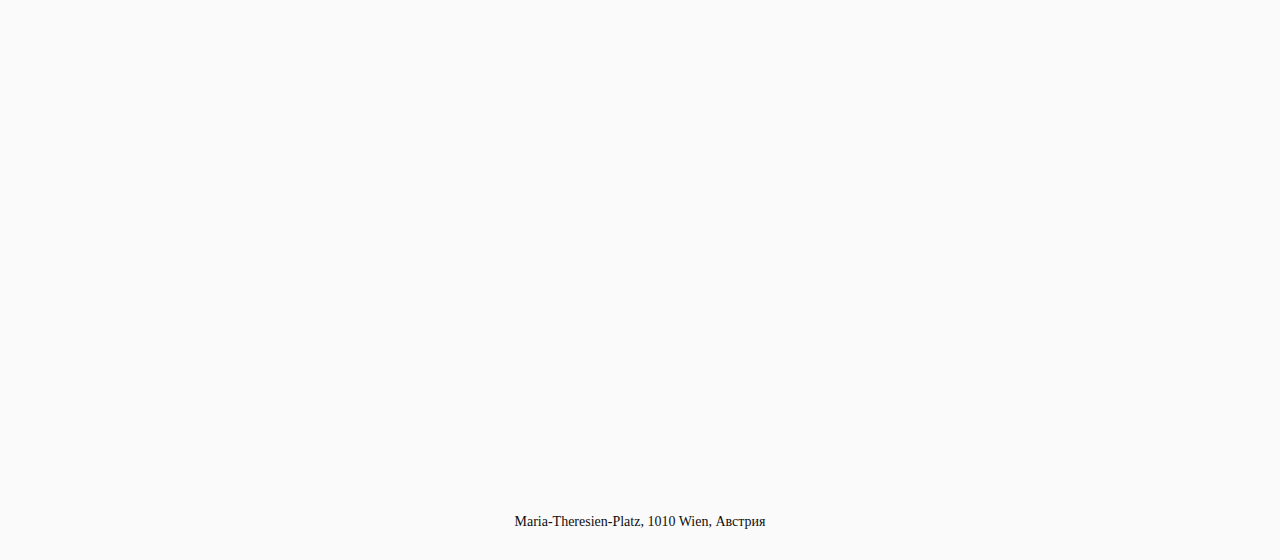
<file: mus-06.html>
<!DOCTYPE html>
<html>
<head>
    <meta charset="UTF-8">
    <link rel="stylesheet" type="text/css" media="(min-width: 770px)" href="style/mus-desktop.css">
    <link rel="stylesheet" type="text/css" media="(max-width: 769px)" href="style/mus-mobile.css">
    <title>Музей истории искусств</title>
</head>
<body>
    <div class="nav">
        <a href="index.html"><div class="logo"></div></a>
        <div class="name"><a href="index.html">Lorem Ipsum</a></div>
        <input id="_1" type="checkbox"> 
        <label class="burger" for="_1"></label>
        <div class="menu">
            <div class="menu-item"><a href="index.html" target="_blank">Главная</a></div>
            <div class="menu-item"><a href="statistics.html"target="_blank">Статистика</a></div>
        </div>
    </div>

    <div class="content">
        <div class="title-photo" style="background-image: url(source/6_Музей_истории_искусств/1.jpg);">
            <div class="header"><h1>Музей истории искусств<br>(Вена, Австрия)</h1></div>
        </div>
        <div class="description"><p>Музей истории искусств находится в самом центре прекрасной столицы Австрии на площади Марии Терезы, и является одним из архитектурных элементов ансамбля Maria Theresien-Platz, который включает также Музей Естествознания, замечательный парк и памятник императрице. В здании музея — 91 зал, где хранятся коллекции ближневосточного и древнеегипетского, греческого и римского искусства, а также огромная картинная галерея с работами великих европейских художников от Возрождения до наших дней. Все залы и помещения музея оформлены в роскошном стиле барокко, с аркадами, колоннами и лепниной, что добавляет храму искусства элегантности. Вход в музей истории искусств в Вене осуществляется по парадной мраморной лестнице, которая с порога погружает посетителей в атмосферу исторических реалий и настраивает на знакомство с прекрасным.</p></div>
        <div class="vid">
        <iframe src="https://www.youtube.com/embed/hbdvkjMO9H8" frameborder="0" allow="accelerometer; autoplay; clipboard-write; encrypted-media; gyroscope; picture-in-picture" allowfullscreen></iframe></div>
        <div class="gallery">
            <div class="gallery-item" style="background-image: url(source/6_Музей_истории_искусств/01.jpg);"></div>
            <div class="gallery-item" style="background-image: url(source/6_Музей_истории_искусств/02.jpg);"></div>
            <div class="gallery-item" style="background-image: url(source/6_Музей_истории_искусств/03.jpg);"></div>
        </div>
        <a href="https://www.instagram.com/kunsthistorischesmuseumvienna/" target="_blank"><div class="museum-insta"></div></a>
        <div class="map">
        <iframe src="https://www.google.com/maps/embed?pb=!1m18!1m12!1m3!1d2659.146109109596!2d16.359598715651376!3d48.20380157922873!2m3!1f0!2f0!3f0!3m2!1i1024!2i768!4f13.1!3m3!1m2!1s0x476d079a63cf77f1%3A0x6f6052b56ca6b841!2z0JzRg9C30LXQuSDQuNGB0YLQvtGA0LjQuCDQuNGB0LrRg9GB0YHRgtCy!5e0!3m2!1sru!2sua!4v1608209005907!5m2!1sru!2sua" class="map" frameborder="0" style="border:0;" allowfullscreen="" aria-hidden="false" tabindex="0"></iframe></div>
        <div class="location"><p>Maria-Theresien-Platz, 1010 Wien, Австрия</p></div>
    </div>

</body>
</html>
</file>
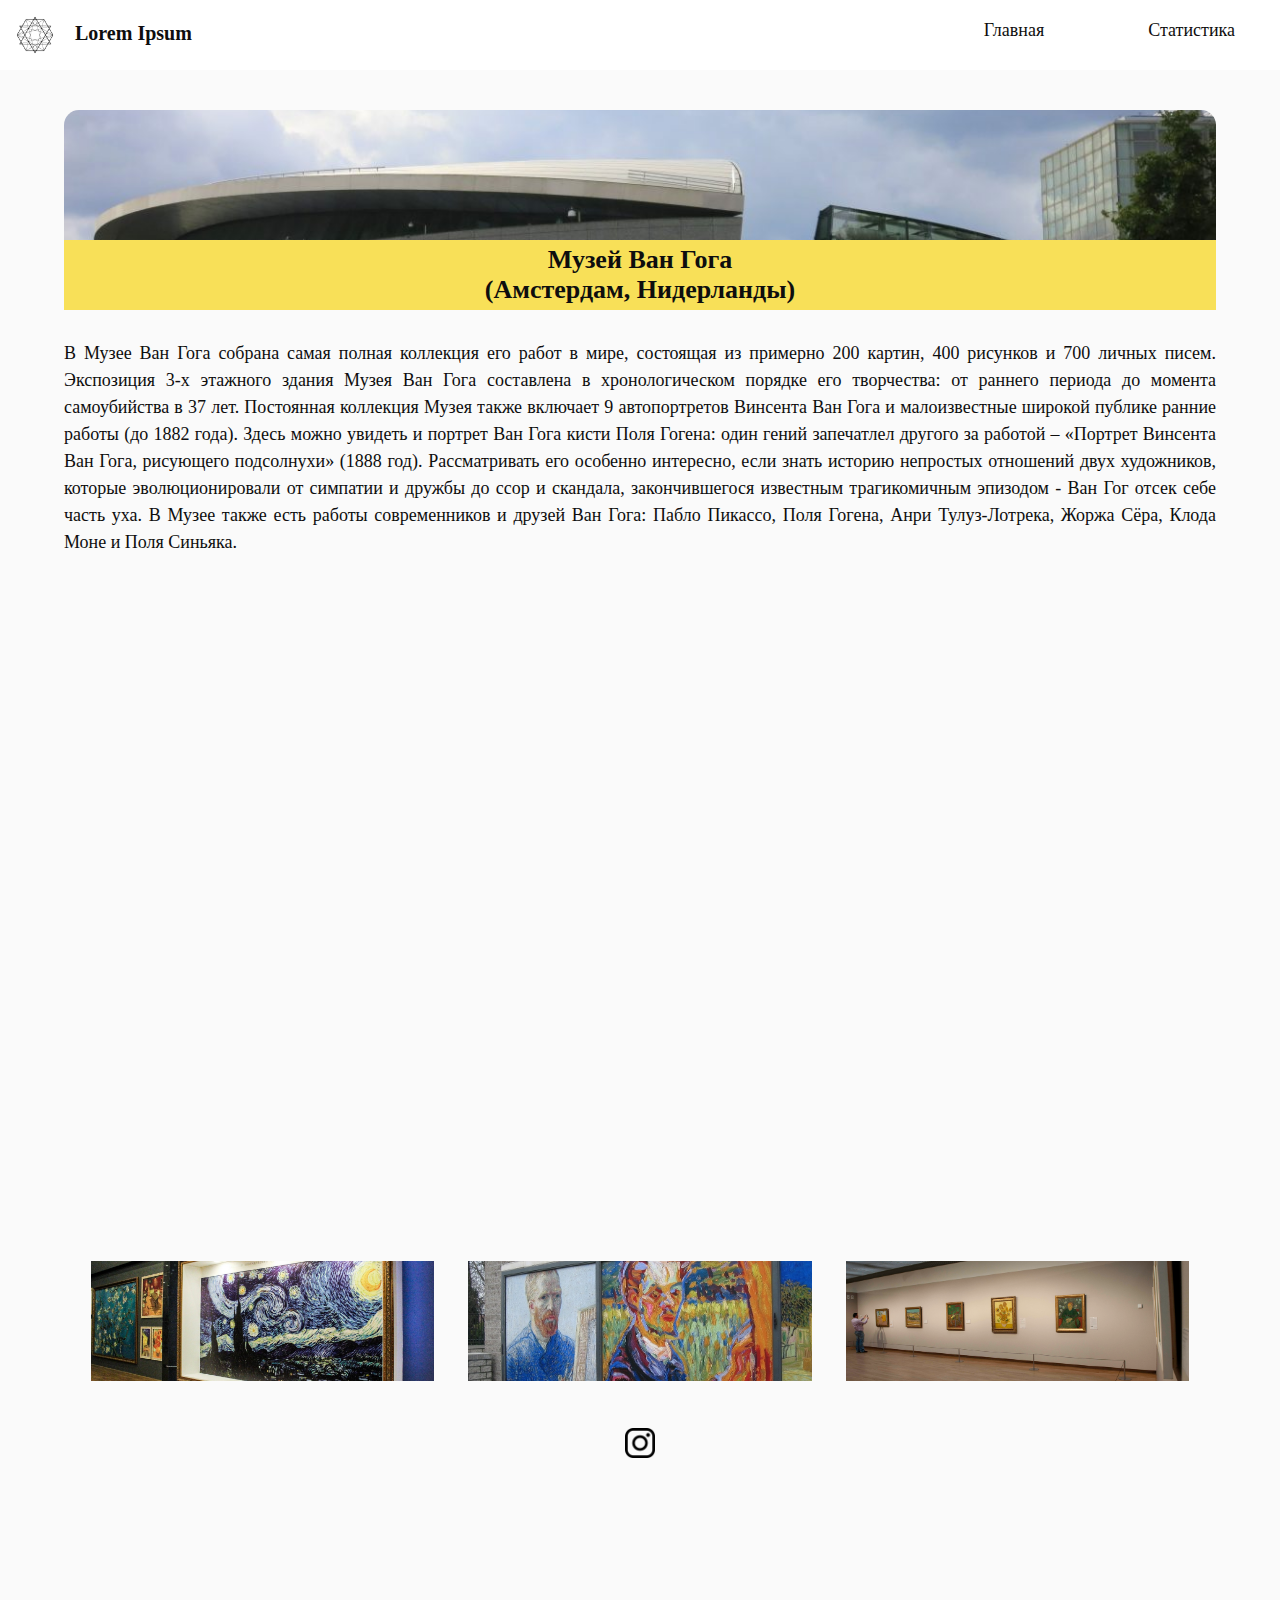
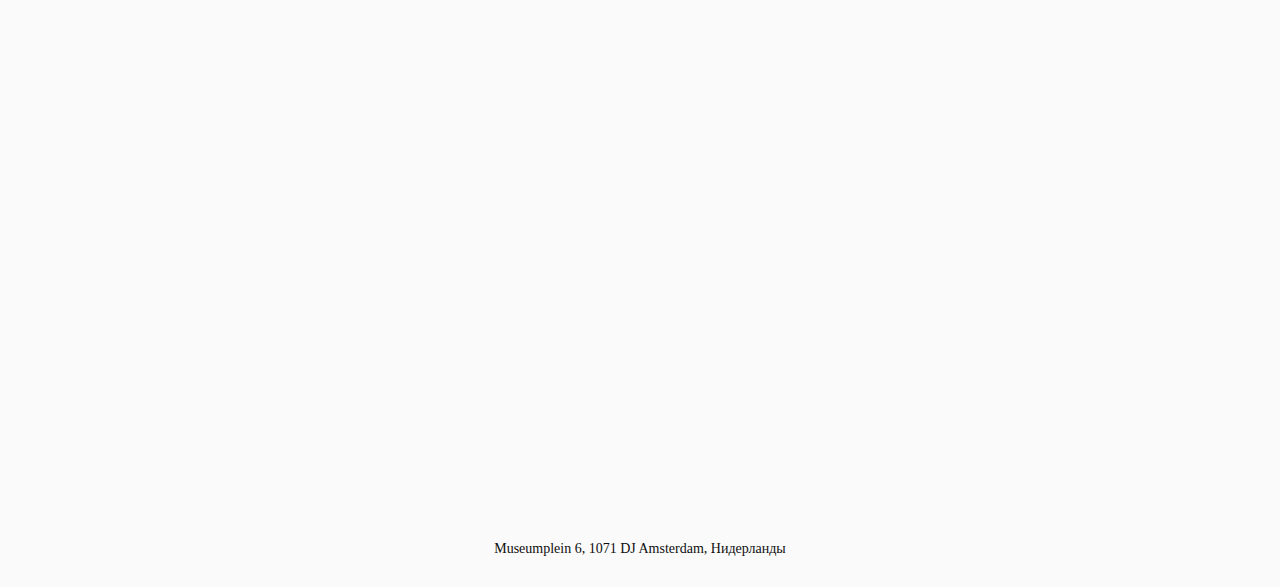
<file: mus-07.html>
<!DOCTYPE html>
<html>
<head>
    <meta charset="UTF-8">
    <link rel="stylesheet" type="text/css" media="(min-width: 770px)" href="style/mus-desktop.css">
    <link rel="stylesheet" type="text/css" media="(max-width: 769px)" href="style/mus-mobile.css">
    <title>Музей Ван Гога</title>
</head>
<body>
    <div class="nav">
        <a href="index.html"><div class="logo"></div></a>
        <div class="name"><a href="index.html">Lorem Ipsum</a></div>
        <input id="_1" type="checkbox"> 
        <label class="burger" for="_1"></label>
        <div class="menu">
            <div class="menu-item"><a href="index.html" target="_blank">Главная</a></div>
            <div class="menu-item"><a href="statistics.html"target="_blank">Статистика</a></div>
        </div>
    </div>

    <div class="content">
        <div class="title-photo" style="background-image: url(source/7_Музей_Ван_Гога/1.jpg);">
            <div class="header"><h1>Музей Ван Гога<br>(Амстердам, Нидерланды)</h1></div>
        </div>
        <div class="description"><p>В Музее Ван Гога собрана самая полная коллекция его работ в мире, состоящая из примерно 200 картин, 400 рисунков и 700 личных писем. Экспозиция 3-х этажного здания Музея Ван Гога составлена в хронологическом порядке его творчества: от раннего периода до момента самоубийства в 37 лет. Постоянная коллекция Музея также включает 9 автопортретов Винсента Ван Гога и малоизвестные широкой публике ранние работы (до 1882 года). Здесь можно увидеть и портрет Ван Гога кисти Поля Гогена: один гений запечатлел другого за работой – «Портрет Винсента Ван Гога, рисующего подсолнухи» (1888 год). Рассматривать его особенно интересно, если знать историю непростых отношений двух художников, которые эволюционировали от симпатии и дружбы до ссор и скандала, закончившегося известным трагикомичным эпизодом - Ван Гог отсек себе часть уха. В Музее также есть работы современников и друзей Ван Гога: Пабло Пикассо, Поля Гогена, Анри Тулуз-Лотрека, Жоржа Сёра, Клода Моне и Поля Синьяка.</p></div>
        <div class="vid">
        <iframe class="vid" src="https://www.youtube.com/embed/dd2byOFsXpo" frameborder="0" allow="accelerometer; autoplay; clipboard-write; encrypted-media; gyroscope; picture-in-picture" allowfullscreen></iframe></div>
        <div class="gallery">
            <div class="gallery-item" style="background-image: url(source/7_Музей_Ван_Гога/01.jpg);"></div>
            <div class="gallery-item" style="background-image: url(source/7_Музей_Ван_Гога/02.jpg);"></div>
            <div class="gallery-item" style="background-image: url(source/7_Музей_Ван_Гога/03.jpg);"></div>
        </div>
        <a href="https://www.instagram.com/kunsthistorischesmuseumvienna/" target="_blank"><div class="museum-insta"></div></a>
        <div class="map">
        <iframe src="https://www.google.com/maps/embed?pb=!1m18!1m12!1m3!1d2436.6619682129726!2d4.878886915801444!3d52.35841587978392!2m3!1f0!2f0!3f0!3m2!1i1024!2i768!4f13.1!3m3!1m2!1s0x47c609ef96d35a5f%3A0xc22828aef97cc51a!2z0JzRg9C30LXQuSDQktCw0L0g0JPQvtCz0LA!5e0!3m2!1sru!2sua!4v1608209167450!5m2!1sru!2sua" class="map" frameborder="0" style="border:0;" allowfullscreen="" aria-hidden="false" tabindex="0"></iframe></div>
        <div class="location"><p>Museumplein 6, 1071 DJ Amsterdam, Нидерланды</p></div>
    </div>

</body>
</html>
</file>
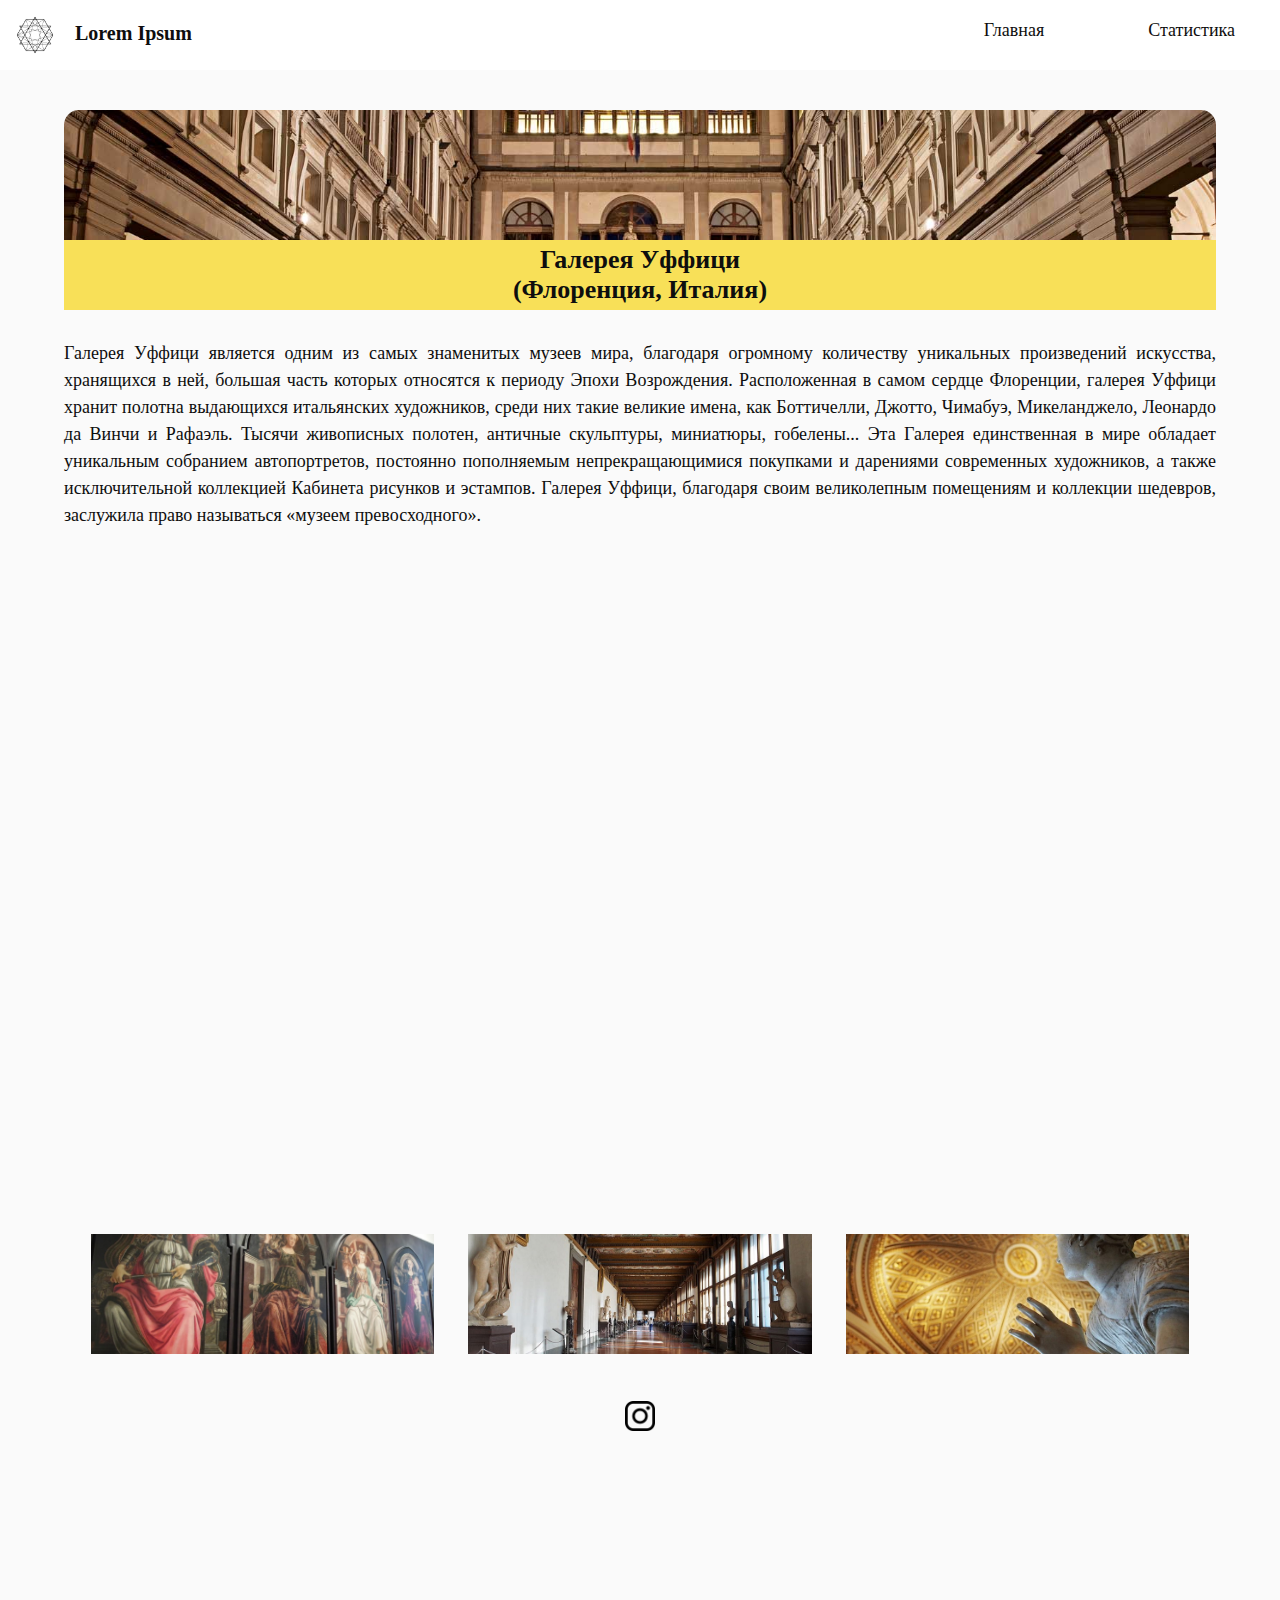
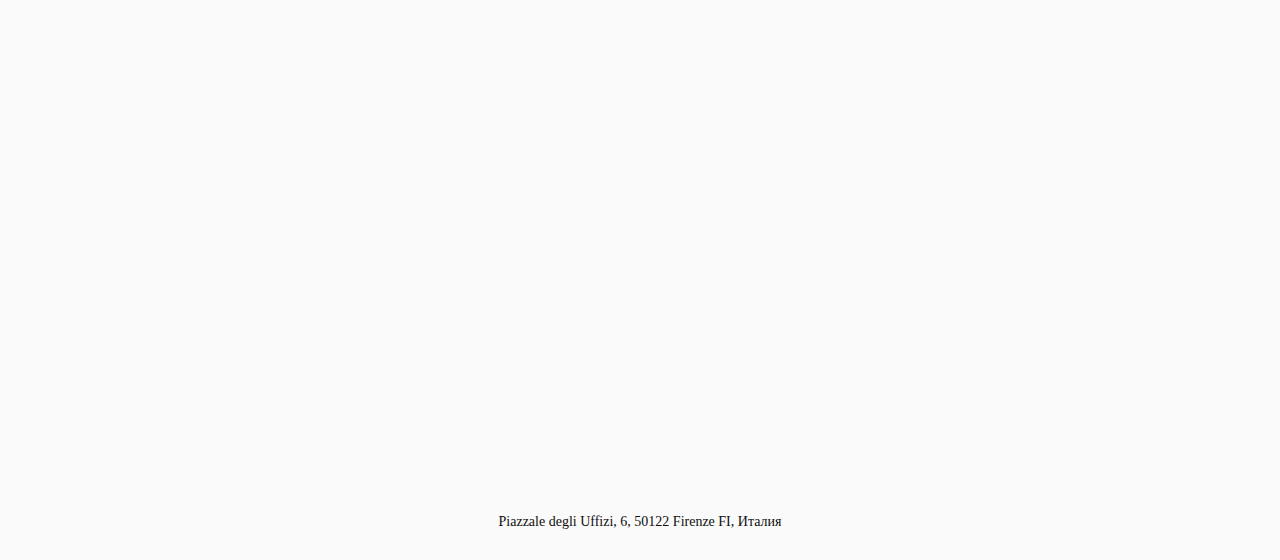
<file: mus-08.html>
<!DOCTYPE html>
<html>
<head>
    <meta charset="UTF-8">
    <link rel="stylesheet" type="text/css" media="(min-width: 770px)" href="style/mus-desktop.css">
    <link rel="stylesheet" type="text/css" media="(max-width: 769px)" href="style/mus-mobile.css">
    <title>Галерея Уффици</title>
</head>
<body>
    <div class="nav">
        <a href="index.html"><div class="logo"></div></a>
        <div class="name"><a href="index.html">Lorem Ipsum</a></div>
        <input id="_1" type="checkbox"> 
        <label class="burger" for="_1"></label>
        <div class="menu">
            <div class="menu-item"><a href="index.html" target="_blank">Главная</a></div>
            <div class="menu-item"><a href="statistics.html"target="_blank">Статистика</a></div>
        </div>
    </div>

    <div class="content">
        <div class="title-photo" style="background-image: url(source/8_Галерея_Уффици/1.jpg);">
            <div class="header"><h1>Галерея Уффици<br>(Флоренция, Италия)</h1></div>
        </div>
        <div class="description"><p>Галерея Уффици является одним из самых знаменитых музеев мира, благодаря огромному количеству уникальных произведений искусства, хранящихся в ней, большая часть которых относятся к периоду Эпохи Возрождения. Расположенная в самом сердце Флоренции, галерея Уффици хранит полотна выдающихся итальянских художников, среди них такие великие имена, как Боттичелли, Джотто, Чимабуэ, Микеланджело, Леонардо да Винчи и Рафаэль. Тысячи живописных полотен, античные скульптуры, миниатюры, гобелены... Эта Галерея единственная в мире обладает уникальным собранием автопортретов, постоянно пополняемым непрекращающимися покупками и дарениями современных художников, а также исключительной коллекцией Кабинета рисунков и эстампов. Галерея Уффици, благодаря своим великолепным помещениям и коллекции шедевров, заслужила право называться «музеем превосходного».</p></div>
        <div class="vid">
        <iframe class="vid" src="https://www.youtube.com/embed/Gu6z4yvtdFY" frameborder="0" allow="accelerometer; autoplay; clipboard-write; encrypted-media; gyroscope; picture-in-picture" allowfullscreen></iframe></div>
        <div class="gallery">
            <div class="gallery-item" style="background-image: url(source/8_Галерея_Уффици/01.jpg);"></div>
            <div class="gallery-item" style="background-image: url(source/8_Галерея_Уффици/02.jpg);"></div>
            <div class="gallery-item" style="background-image: url(source/8_Галерея_Уффици/03.jpg);"></div>
        </div>
        <a href="https://www.instagram.com/kunsthistorischesmuseumvienna/" target="_blank"><div class="museum-insta"></div></a>
        <div class="map">
        <iframe src="https://www.google.com/maps/embed?pb=!1m18!1m12!1m3!1d2881.2443871123414!2d11.253122115501498!3d43.76778557911753!2m3!1f0!2f0!3f0!3m2!1i1024!2i768!4f13.1!3m3!1m2!1s0x132a54008dc59081%3A0xcddeb7c89bf0c4cd!2z0KPRhNGE0LjRhtC4!5e0!3m2!1sru!2sua!4v1608209331135!5m2!1sru!2sua" class="map" frameborder="0" style="border:0;" allowfullscreen="" aria-hidden="false" tabindex="0"></iframe></div>
        <div class="location"><p>Piazzale degli Uffizi, 6, 50122 Firenze FI, Италия</p></div>
    </div>

</body>
</html>
</file>
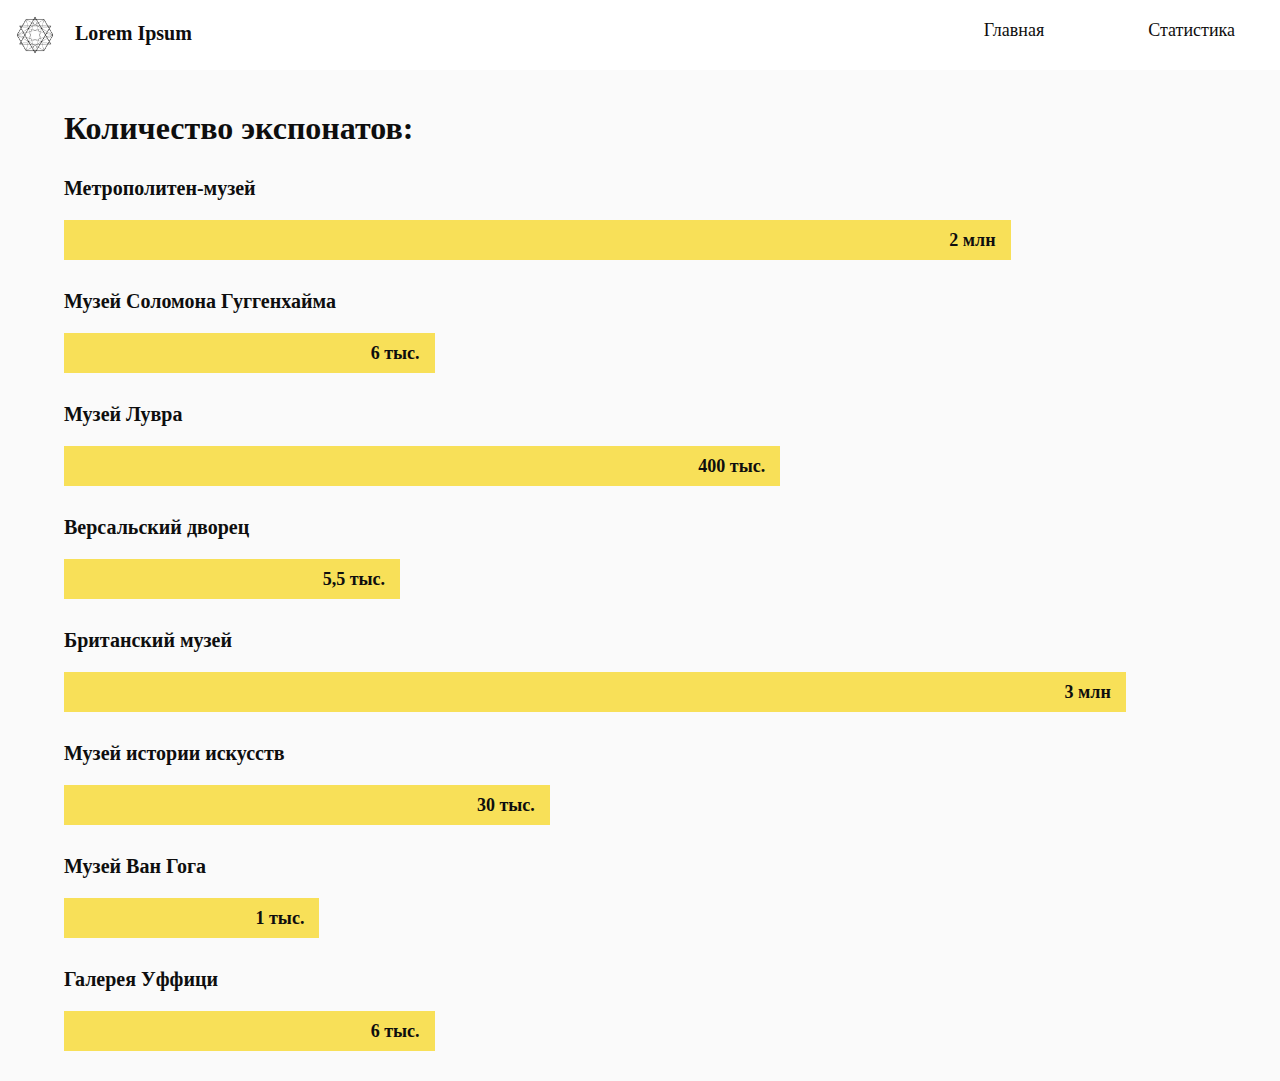
<file: statistics.html>
<!DOCTYPE html>
<html>
<head>
    <meta charset="UTF-8">
    <link rel="stylesheet" type="text/css" media="(min-width: 770px)" href="style/statistics-desktop.css">
    <link rel="stylesheet" type="text/css" media="(max-width: 769px)" href="style/statistics-mobile.css">
    <title>Экспонаты</title>
</head>
<body>
    <div class="nav">
        <a href="index.html"><div class="logo"></div></a>
        <div class="name"><a href="index.html">Lorem Ipsum</a></div>
        <input id="_1" type="checkbox"> 
        <label class="burger" for="_1"></label>
        <div class="menu">
            <div class="menu-item"><a href="index.html"target="_blank">Главная</a></div>
            <div class="menu-item"><a href="statistics.html"target="_blank">Статистика</a></div>
        </div>
    </div>

    <div class="content">
        <h1>Количество экспонатов: </h1>
        <div class="museum">
          <div class="text"><p>Метрополитен-музей</p></div>
            <div class="bar" style="width: 80%;"><p>2 млн</p></div>  
        </div>
        <div class="museum">
            <div class="text"><p>Музей Соломона Гуггенхайма</p></div>
            <div class="bar" style="width: 30%;"><p>6 тыс.</p></div>
        </div>
        <div class="museum">
            <div class="text"><p>Музей Лувра</p></div>
            <div class="bar" style="width: 60%;"><p>400 тыс.</p></div>  
        </div>
        <div class="museum">
            <div class="text"><p>Версальский дворец</p></div>
            <div class="bar" style="width: 27%;"><p>5,5 тыс.</p></div>  
        </div>
        <div class="museum">
            <div class="text"><p>Британский музей</p></div>
            <div class="bar" style="width: 90%;"><p>3 млн</p></div>  
        </div>
        <div class="museum">
            <div class="text"><p>Музей истории искусств</p></div>
            <div class="bar" style="width: 40%;"><p>30 тыс.</p></div>  
        </div>
        <div class="museum">
            <div class="text"><p>Музей Ван Гога</p></div>
            <div class="bar" style="width: 20%;"><p>1 тыс.</p></div>
        </div>
        <div class="museum">
            <div class="text"><p>Галерея Уффици</p></div>
            <div class="bar" style="width: 30%;"><p>6 тыс.</p></div>  
        </div>
    </div>
</body>
</html>
</file>
<file: style/desktop.css>
body {
    background-color: #fafafa;
    margin: 0px;
    color: rgb(14, 14, 14);
    font-family: Tahoma;
}

.nav {
    width: 100%;
    padding: 15px;
    text-align: center;
    position: fixed;
    top: 0px;
    background-color: rgb(255, 255, 255);
    z-index: 9;
}

.logo {
    width: 40px;
    height: 40px;
    background-image: url(../source/logo.png);
    background-size: cover;
}
.name {
    font-size: 20px;
    font-weight: 800;
    margin-left: 60px;
    position: absolute;
    top: 22px;
}
.burger {
    display: none;
}

input[type="checkbox"]  {
    display: none;
}

.menu {
    position: absolute;
    right: 0;
    top: 20px;
    padding: 0px 25px 0px 0px;
}
.menu-item {
    font-family: Tahoma;
    color: #000000;
    font-size: 18px;
    display: inline-block;
    margin: 0px 50px 0px 50px;
}
.menu-item a, .museum-more a, .nav a {
    text-decoration: none;
    color: rgb(14, 14, 14);
}
.content {
    position: absolute;
    top: 80px;
    left:0px;
    margin: 0px auto;
    width: 100%;
    display: flex;
    flex-wrap: wrap;
    flex: 1 0 35%;
}
.museum {
    max-width: 500px;
    padding: 15px;
    display: flex;
    justify-content: space-between;
    margin: 30px auto;
}
.ph {
    width: 150px;
    margin-right: 15px;
}
.txt {
    display: block;
}
.museum-photo {
    height: 150px;
    width: 150px;
    background-repeat: no-repeat;
    background-position: center;
    background-size: cover;
    border-radius: 20px;
    transition: transform 400ms ease-out;
}
.museum-photo:hover {
    transform: scale(1.1);
}
.museum-name h1 {
    font-size: 20px;
    margin-top: 0px;
    text-decoration: underline;
    text-decoration-color: rgb(248,224,88);
    text-decoration-thickness: 2px;
}
.museum-desc p, .museum-more a{
    font-size: 16px;
    line-height: 1.5;
}
.museum-more {
    vertical-align: bottom;
}
.museum-more a{
    text-decoration: underline;
    text-decoration-color: rgb(14, 14, 14);
}
.museum-more a:hover {
    text-decoration: underline;
    text-decoration-color: rgb(248,224,88);
    text-decoration-thickness: 2px;
}
.museum-insta {
    height: 30px;
    width: 30px;
    margin-top: 15px;
    margin-left: 60px;
    background-size: cover;
    background-position: center;
    background-image: url(../source/inst.png);
    cursor: pointer;
}
</file>
<file: style/mobile.css>
body {
    background-color: #fafafa;
    margin: 0px;
    color: rgb(14, 14, 14);
    font-family: Tahoma;
    min-width: 300px;
}

.nav {
    width: 100%;
    padding: 15px;
    min-width: 300px;
    text-align: center;
    position: fixed;
    top: 0px;
    background-color: rgb(255, 255, 255);
    z-index: 9;
}

.logo {
    width: 40px;
    height: 40px;
    background-image: url(../source/logo.png);
    background-size: cover;
}
.name {
    font-size: 20px;
    font-weight: 800;
    margin-left: 60px;
    position: absolute;
    top:22px;
}
.burger {
    position: absolute;
    right: 0;
    top: 0px;
    width: 40px;
    height: 40px;
    margin: 15px 35px 0px 0px;
    background-size: cover;
    background-position: center;
    background-image: url(../source/menu.png);
    cursor: pointer;
    display: block;
}

input[type="checkbox"]  {
    display: none;
}

input + .burger + div {
    display: none;
}

input:checked + .burger + div {
    display: block;
}
.menu {
    text-align: right;
    position: absolute;
    width: 200px;
    right: 0;
    top: 57px;
    padding: 30px 30px 30px 0px;
    display: none;
    background-color: rgb(255, 255, 255);
    height: auto;
}
.menu-item {
    margin-right: 20px;
}
.menu-item a, .museum-more a, .nav a {
    text-decoration: none;
    color: rgb(14, 14, 14);
}
.content {
    position: absolute;
    top: 80px;
    left:0px;
    margin: 0px auto;
    width: 100%;
}
.museum {
    width: 90%;
    max-width: 500px;
    min-width: 300px;
    padding: 15px;
    display: flex;
    justify-content: space-between;
    margin: 30px auto;
}
.ph {
    width: 120px;
    margin-right: 15px;
}
.txt {
    display: block;
}
.museum-photo {
    height: 120px;
    width: 120px;
    background-repeat: no-repeat;
    background-position: center;
    background-size: cover;
    border-radius: 15px;
    transition: transform 400ms ease-out;
}
.museum-photo:hover {
    transform: scale(1.05);
}
.museum-name h1 {
    font-size: 16px;
    margin-top: 0px;
    text-decoration: underline;
    text-decoration-color: rgb(248,224,88);
    text-decoration-thickness: 2px;
}
.museum-desc p, .museum-more a{
    font-size: 14px;
    line-height: 1.3;
}
.museum-more {
    vertical-align: bottom;
}
.museum-more a{
    text-decoration: underline;
    text-decoration-color: rgb(14, 14, 14);
}
.museum-more a:hover {
    text-decoration: underline;
    text-decoration-color: rgb(248,224,88);
    text-decoration-thickness: 2px;
}
.museum-insta {
    height: 30px;
    width: 30px;
    margin-top: 15px;
    margin-left: 45px;
    background-size: cover;
    background-position: center;
    background-image: url(../source/inst.png);
    cursor: pointer;
}
</file>
<file: style/mus-desktop.css>
body {
    background-color: #fafafa;
    margin: 0px;
    color: rgb(14, 14, 14);
    font-family: Tahoma;
}

.nav {
    width: 100%;
    padding: 15px;
    text-align: center;
    position: fixed;
    top: 0px;
    background-color: rgb(255, 255, 255);
    z-index: 9;
}

.logo {
    width: 40px;
    height: 40px;
    background-image: url(../source/logo.png);
    background-size: cover;
}
.name {
    font-size: 20px;
    font-weight: 800;
    margin-left: 60px;
    position: absolute;
    top: 22px;
}
.burger {
    display: none;
}

input[type="checkbox"]  {
    display: none;
}

.menu {
    position: absolute;
    right: 0;
    top: 20px;
    padding: 0px 25px 0px 0px;
}
.menu-item {
    font-family: Tahoma;
    color: #000000;
    font-size: 18px;
    display: inline-block;
    margin: 0px 50px 0px 50px;
}
.menu-item a, .nav a {
    text-decoration: none;
    color: rgb(14, 14, 14);
}
.content {
    position: relative;
    top: 80px;
    margin: 30px auto 110px auto;
    width: 90%;
}
.title-photo {
    background-repeat: no-repeat;
    background-position: center;
    background-size: cover;
    height: 200px;
    border-radius: 15px 15px 0 0;
}
.header {
    background-color: rgb(248,224,88);
    padding: 5px 0;
    position: relative;
    top: 130px;
}
.header h1{
    font-size: 26px;
    text-align: center;
    margin: 0px;
}
.description {
    margin-top: 30px;
    font-size: 18px;
    text-align: justify;
}
.location{
    margin-bottom: 30px;
}
.location p {
    margin-top: 5px;
    font-size: 14px;
    text-align: center;
}
.description p {
    margin-bottom: 0%;
    line-height: 1.5;
}
.vid, .map{
    overflow: hidden;
    position: relative;
    padding-bottom: 56.25%;
    height: 0;
    margin: 30px auto 0 auto;
}
.vid iframe, .map iframe {
    position: absolute;
    width: 100%;
    height: 100%;
    left: 0;
    top: 0;
}
.gallery{
    display: flex;
	flex-wrap: wrap;
    padding: 10px;
}
.gallery-item {
    height: 120px;
    flex: 1 0 30%;
	margin: 1.5%;
    overflow: hidden;
    background-repeat: no-repeat;
    background-position: center;
    background-size: cover;
    display: block;
    transition: transform 400ms ease-out;
}
.gallery-item:hover {
    transform: scale(1.1);
}
.museum-insta {
    height: 30px;
    width: 30px;
    margin: 20px auto 0px auto;
    background-size: cover;
    background-position: center;
    background-image: url(../source/inst.png);
    cursor: pointer;
}
</file>
<file: style/mus-mobile.css>
body {
    background-color: #fafafa;
    margin: 0px;
    color: rgb(14, 14, 14);
    font-family: Tahoma;
    min-width: 300px;
}

.nav {
    width: 100%;
    padding: 15px;
    min-width: 300px;
    text-align: center;
    position: fixed;
    top: 0px;
    background-color: rgb(255, 255, 255);
    z-index: 9;
}

.logo {
    width: 40px;
    height: 40px;
    background-image: url(../source/logo.png);
    background-size: cover;
}
.name {
    font-size: 20px;
    font-weight: 800;
    margin-left: 60px;
    position: absolute;
    top:22px;
}
.burger {
    position: absolute;
    right: 0;
    top: 0px;
    width: 40px;
    height: 40px;
    margin: 15px 35px 0px 0px;
    background-size: cover;
    background-position: center;
    background-image: url(../source/menu.png);
    cursor: pointer;
    display: block;
}

input[type="checkbox"]  {
    display: none;
}

input + .burger + div {
    display: none;
}

input:checked + .burger + div {
    display: block;
}
.menu {
    text-align: right;
    position: absolute;
    width: 200px;
    right: 0;
    top: 57px;
    padding: 30px 30px 30px 0px;
    display: none;
    background-color: rgb(255, 255, 255);
    height: auto;
}
.menu-item {
    margin-right: 20px;
}
.menu-item a, .nav a {
    text-decoration: none;
    color: rgb(14, 14, 14);
}
.content {
    position: relative;
    top: 80px;
    margin: 30px auto 110px auto;
    width: 90%;
}
.title-photo {
    background-repeat: no-repeat;
    background-position: center;
    background-size: cover;
    height: 100px;
    border-radius: 15px 15px 0 0;
}
.header {
    background-color: rgb(248,224,88);
    padding: 5px 0;
    position: relative;
    top: 53px;
}
.header h1{
    font-size: 16px;
    text-align: center;
    margin: 0px;
}
.description {
    margin-top: 30px;
    font-size: 14px;
    text-align: justify;
}
.location{
    margin-bottom: 30px;
}
.location p {
    margin-top: 5px;
    font-size: 12px;
    text-align: center;
}
.description p {
    margin-bottom: 0%;
    line-height: 1.5;
}
.vid, .map{
    overflow: hidden;
    position: relative;
    padding-bottom: 56.25%;
    height: 0;
    margin: 30px auto 0 auto;
}
.vid iframe, .map iframe {
    position: absolute;
    width: 100%;
    height: 100%;
    left: 0;
    top: 0;
}
.gallery{
    display: flex;
	flex-wrap: wrap;
    padding: 10px;
}
.gallery-item {
    height: 80px;
    flex: 1 0 30%;
	margin: 1.5%;
    overflow: hidden;
    background-repeat: no-repeat;
    background-position: center;
    background-size: cover;
    display: block;
    transition: transform 400ms ease-out;
}
.gallery-item:hover {
    transform: scale(1.1);
}
.museum-insta {
    height: 30px;
    width: 30px;
    margin: 20px auto 0px auto;
    background-size: cover;
    background-position: center;
    background-image: url(../source/inst.png);
    cursor: pointer;
}
</file>
<file: style/statistics-desktop.css>
body {
    background-color: #fafafa;
    margin: 0px;
    color: rgb(14, 14, 14);
    font-family: Tahoma;
}

.nav {
    width: 100%;
    padding: 15px;
    text-align: center;
    position: fixed;
    top: 0px;
    background-color: rgb(255, 255, 255);
    z-index: 9;
}

.logo {
    width: 40px;
    height: 40px;
    background-image: url(../source/logo.png);
    background-size: cover;
}
.name {
    font-size: 20px;
    font-weight: 800;
    margin-left: 60px;
    position: absolute;
    top: 22px;
}
.burger {
    display: none;
}

input[type="checkbox"]  {
    display: none;
}

.menu {
    position: absolute;
    right: 0;
    top: 20px;
    padding: 0px 25px 0px 0px;
}
.menu-item {
    font-family: Tahoma;
    color: #000000;
    font-size: 18px;
    display: inline-block;
    margin: 0px 50px 0px 50px;
}
.menu-item a, .museum-more a, .nav a {
    text-decoration: none;
    color: rgb(14, 14, 14);
}
.content {
    position: relative;
    top: 80px;
    margin: 30px auto 110px auto;
    width: 90%;
}
.text p {
    font-size: 20px;
    margin-top: 30px;
    font-weight: 600;
}
.bar {
    background-color: rgb(248,224,88);
    height: 30px;
    font-size: 18px;
    font-weight: 600;
    text-align: right;
    padding: 10px 15px 0 10px;
}
.bar p {
    margin: 0;
}
</file>
<file: style/statistics-mobile.css>
body {
    background-color: #fafafa;
    margin: 0px;
    color: rgb(14, 14, 14);
    font-family: Tahoma;
    min-width: 300px;
}

.nav {
    width: 100%;
    padding: 15px;
    min-width: 300px;
    text-align: center;
    position: fixed;
    top: 0px;
    background-color: rgb(255, 255, 255);
    z-index: 9;
}

.logo {
    width: 40px;
    height: 40px;
    background-image: url(../source/logo.png);
    background-size: cover;
}
.name {
    font-size: 20px;
    font-weight: 800;
    margin-left: 60px;
    position: absolute;
    top:22px;
}
.burger {
    position: absolute;
    right: 0;
    top: 0px;
    width: 40px;
    height: 40px;
    margin: 15px 35px 0px 0px;
    background-size: cover;
    background-position: center;
    background-image: url(../source/menu.png);
    cursor: pointer;
    display: block;
}

input[type="checkbox"]  {
    display: none;
}

input + .burger + div {
    display: none;
}

input:checked + .burger + div {
    display: block;
}
.menu {
    text-align: right;
    position: absolute;
    width: 200px;
    right: 0;
    top: 57px;
    padding: 30px 30px 30px 0px;
    display: none;
    background-color: rgb(255, 255, 255);
    height: auto;
}
.menu-item {
    margin-right: 20px;
}
.menu-item a, .museum-more a, .nav a {
    text-decoration: none;
    color: rgb(14, 14, 14);
}
.content {
    position: relative;
    top: 80px;
    margin: 30px auto 110px auto;
    width: 90%;
}
.text p {
    font-size: 16px;
    margin-top: 30px;
    font-weight: 600;
}
.bar {
    background-color: rgb(248,224,88);
    height: 25px;
    font-size: 14px;
    font-weight: 600;
    text-align: right;
    padding: 10px 15px 0 10px;
}
.bar p {
    margin: 0;
}
</file>
